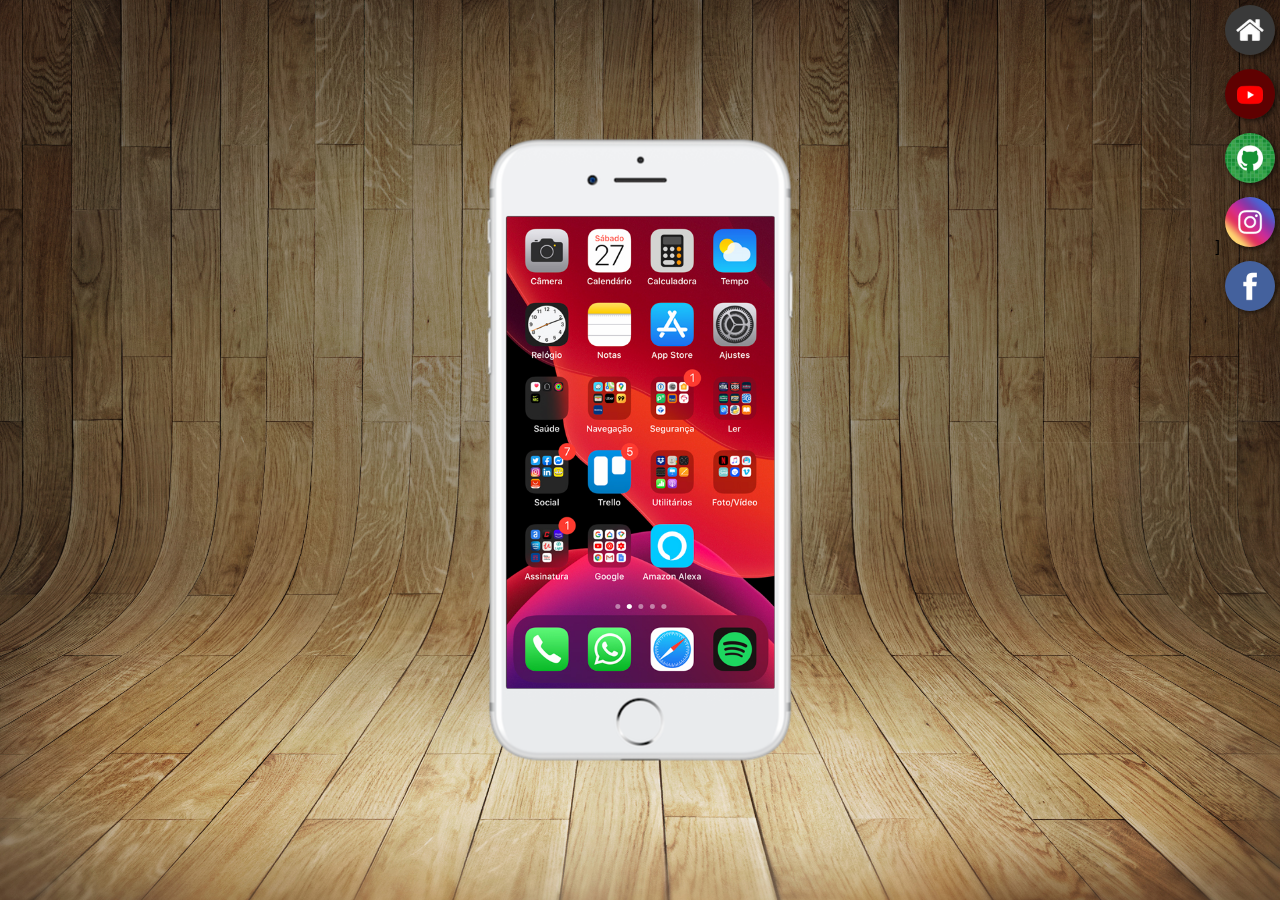
<file: index.html>
<!DOCTYPE html>
<html lang="pt-br">
<head>
    <meta charset="UTF-8">
    <meta name="viewport" content="width=device-width, initial-scale=1.0">
    <title>Projeto redes sociais</title>
    <link rel="shortcut icon" href="favicon.ico" type="image/x-icon">
    <link rel="stylesheet" href="estilos/style.css">
</head>
<body>
    <main>
        <section id="telefone">
            <iframe src="home.html" name="tela" id="tela" frameborder="0">
                <p>Seu navegadpor não é compativel</p>
            </iframe>
        </section>
        <section id="sociais">
            <a href="home.html" target="tela"><img src="imagens/logo-home.jpg" alt="Home"></a><br>
            <a href="youtube.html" target="tela"><img src="imagens/logo-youtube.jpg" alt="Youtube"></a><br>
            <a href="github.html" target="tela"><img src="imagens/logo-github.jpg" alt="Github"></a><br>
            ]<a href="instagram.html" target="tela"><img src="imagens/logo-instagram.jpg" alt="Instagram"></a><br>
            <a href="facebook.html" target="tela"><img src="imagens/logo-facebook.jpg" alt="Facebook"></a>
        </section>
    </main>
</body>
</html>
</file>
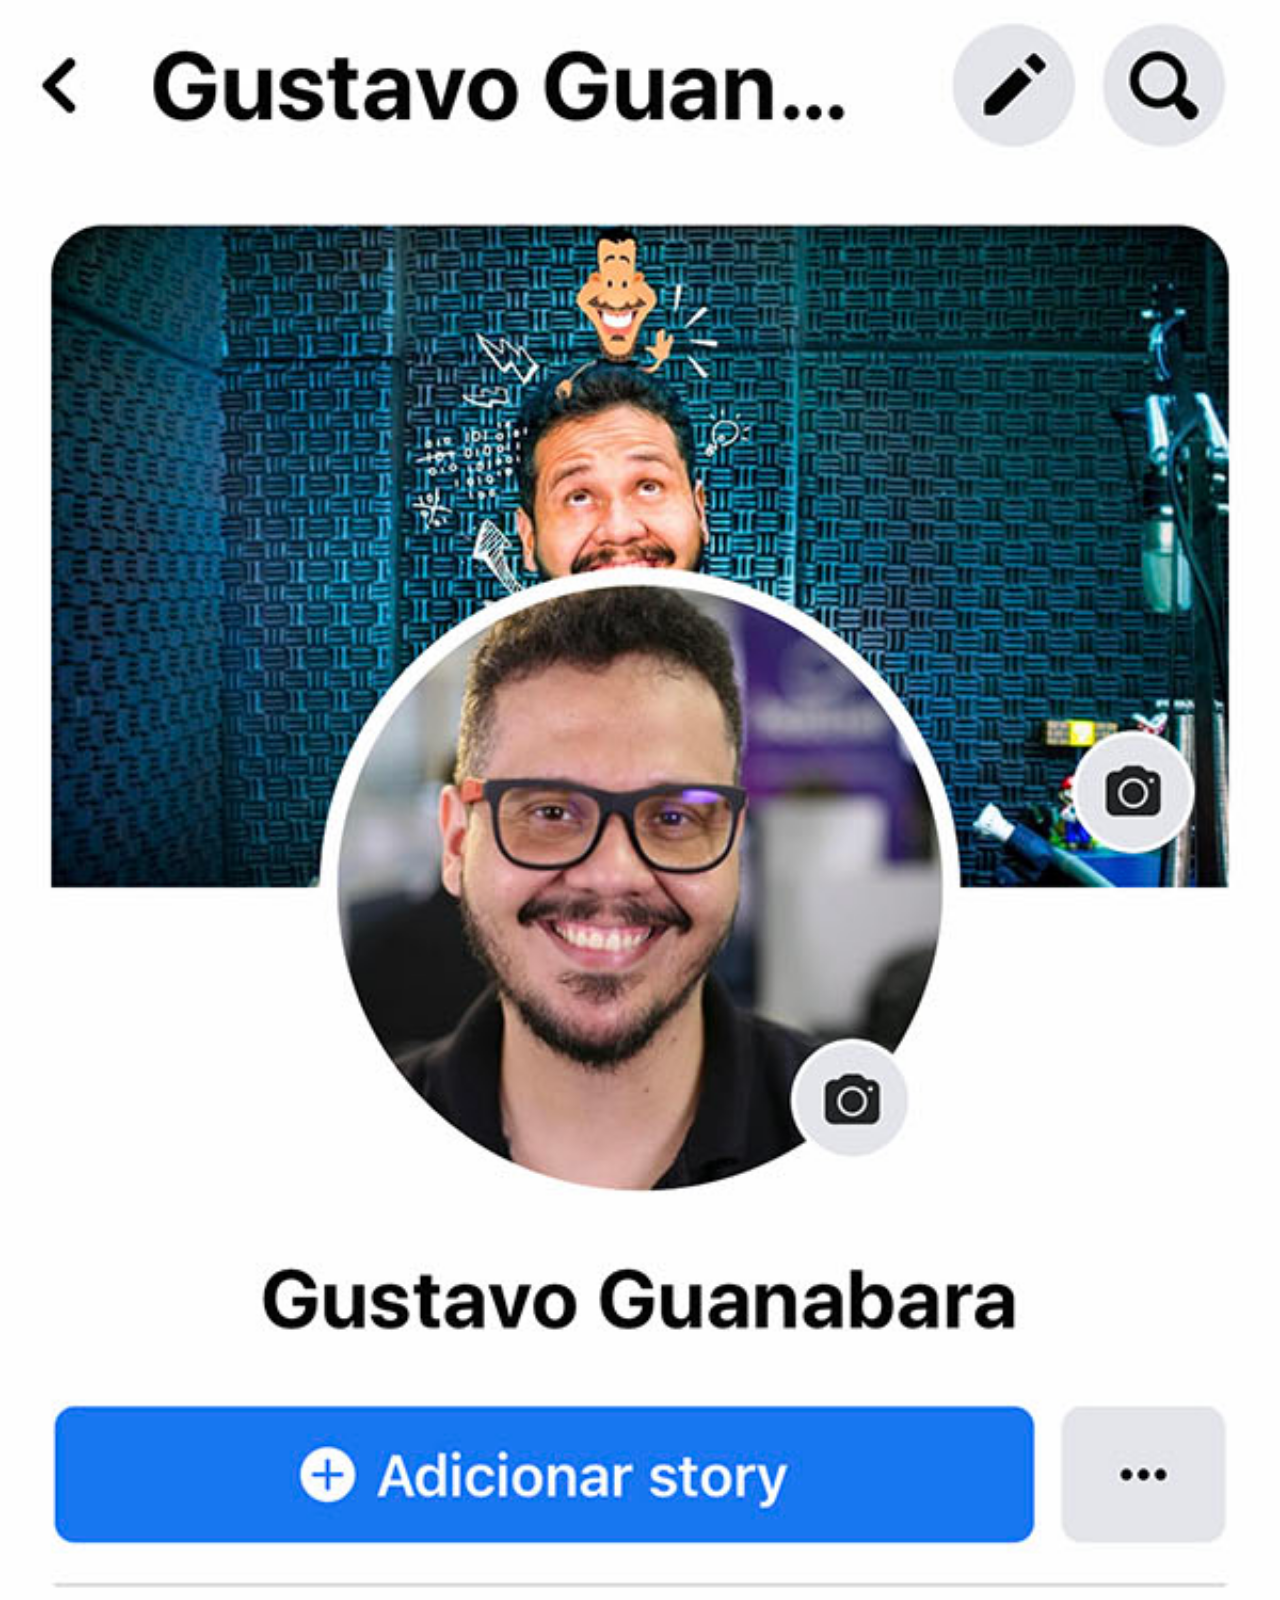
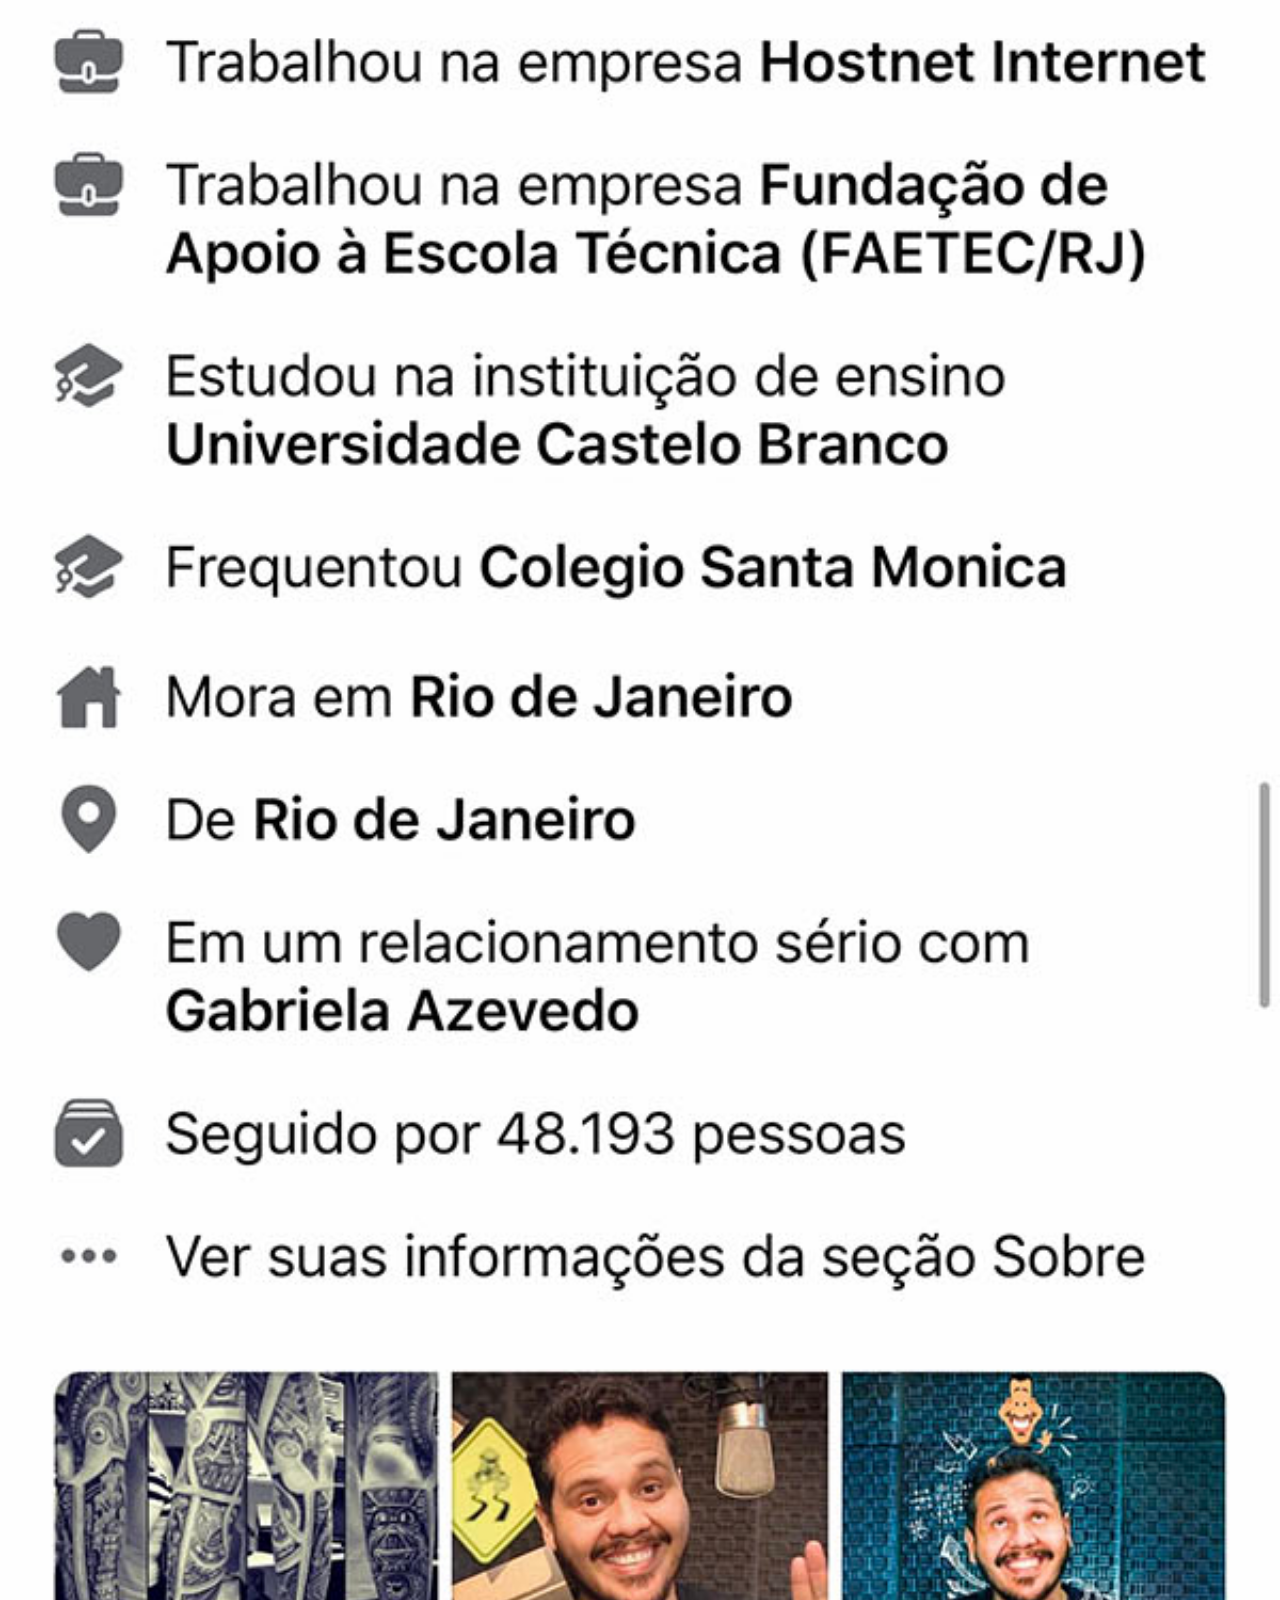
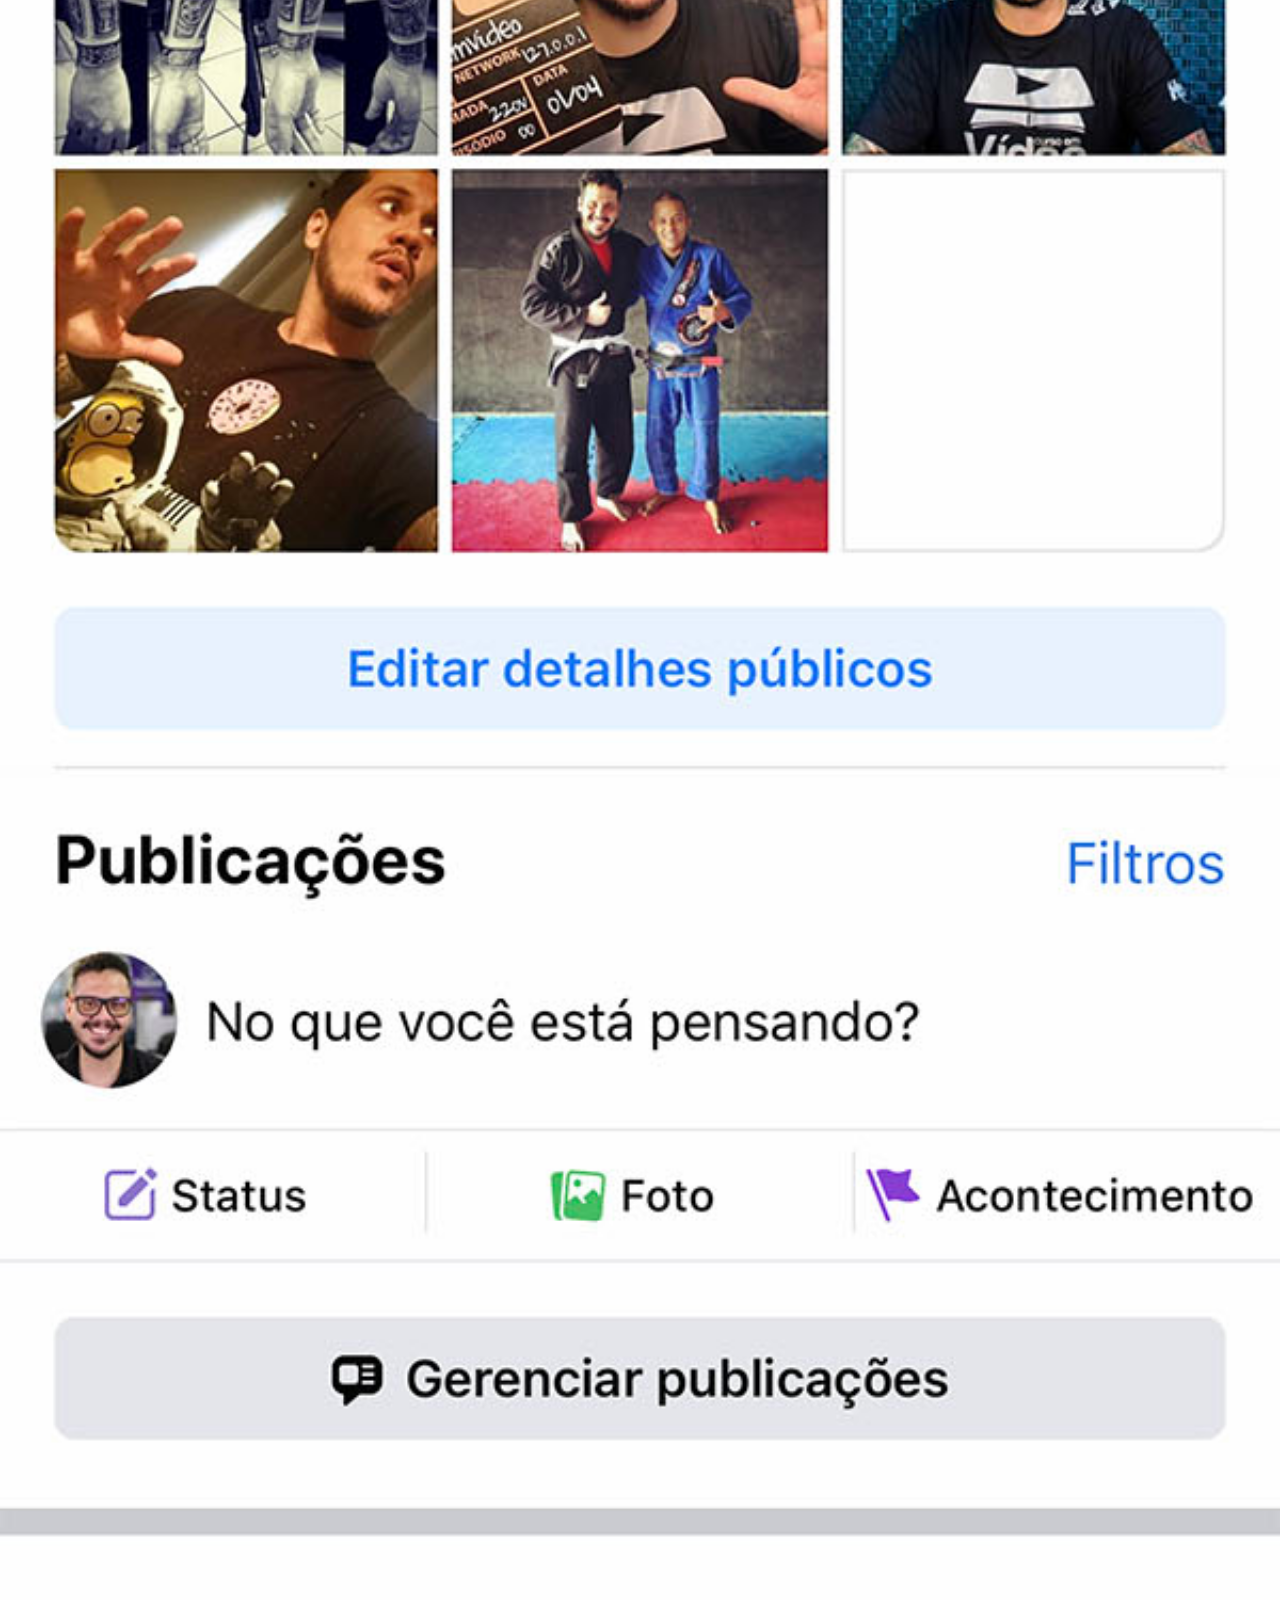
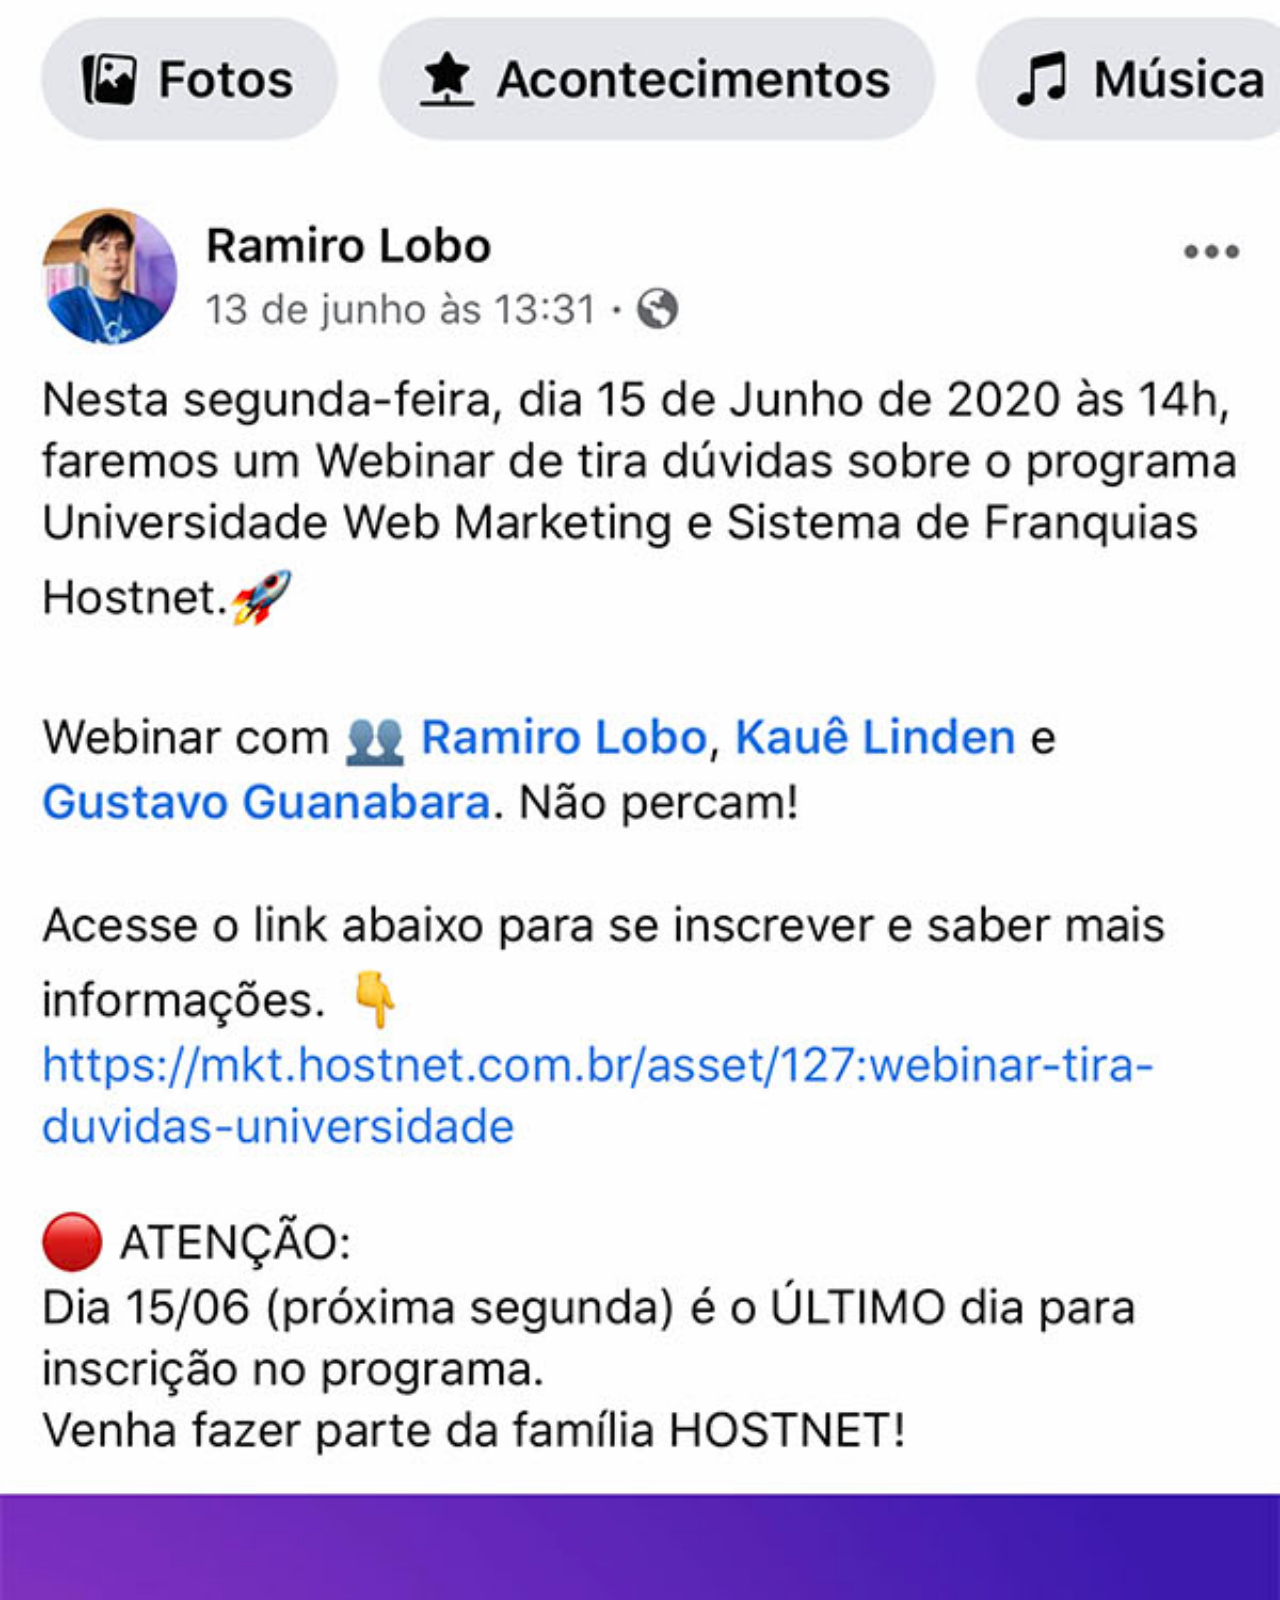
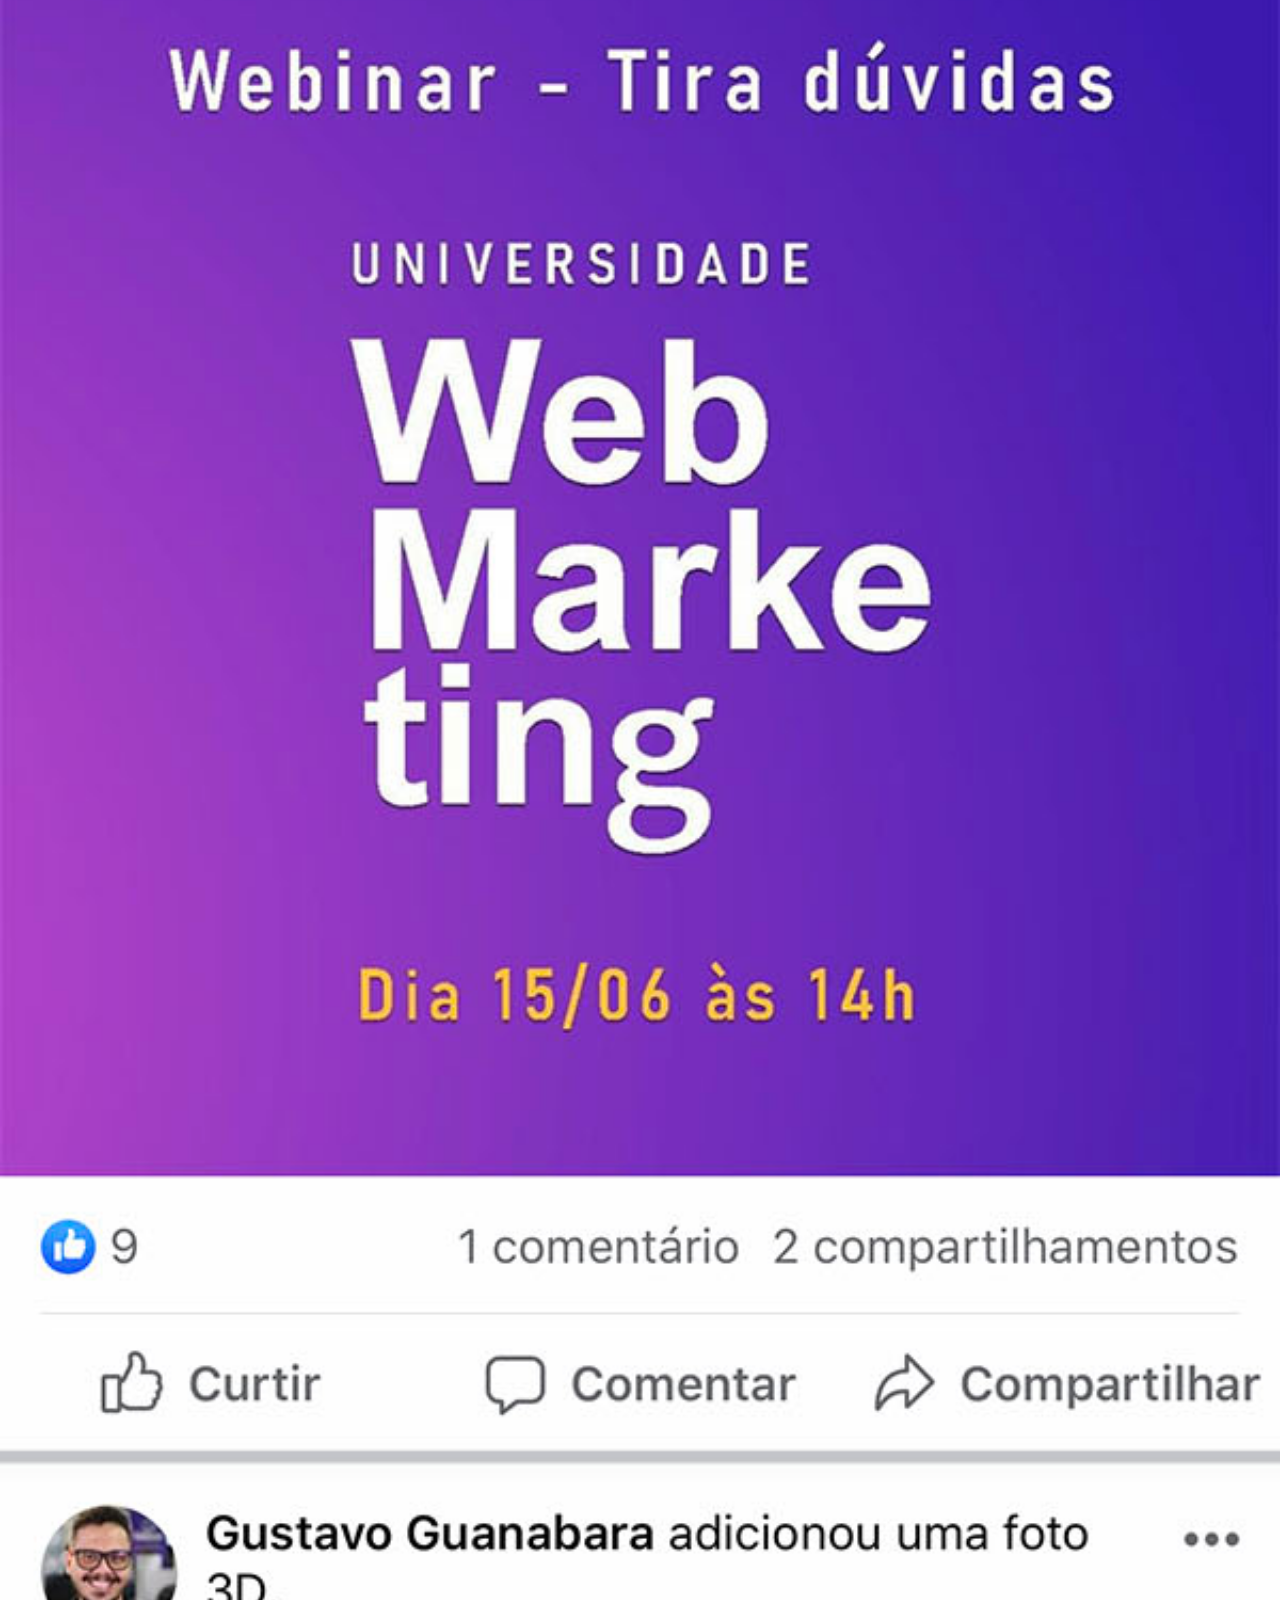
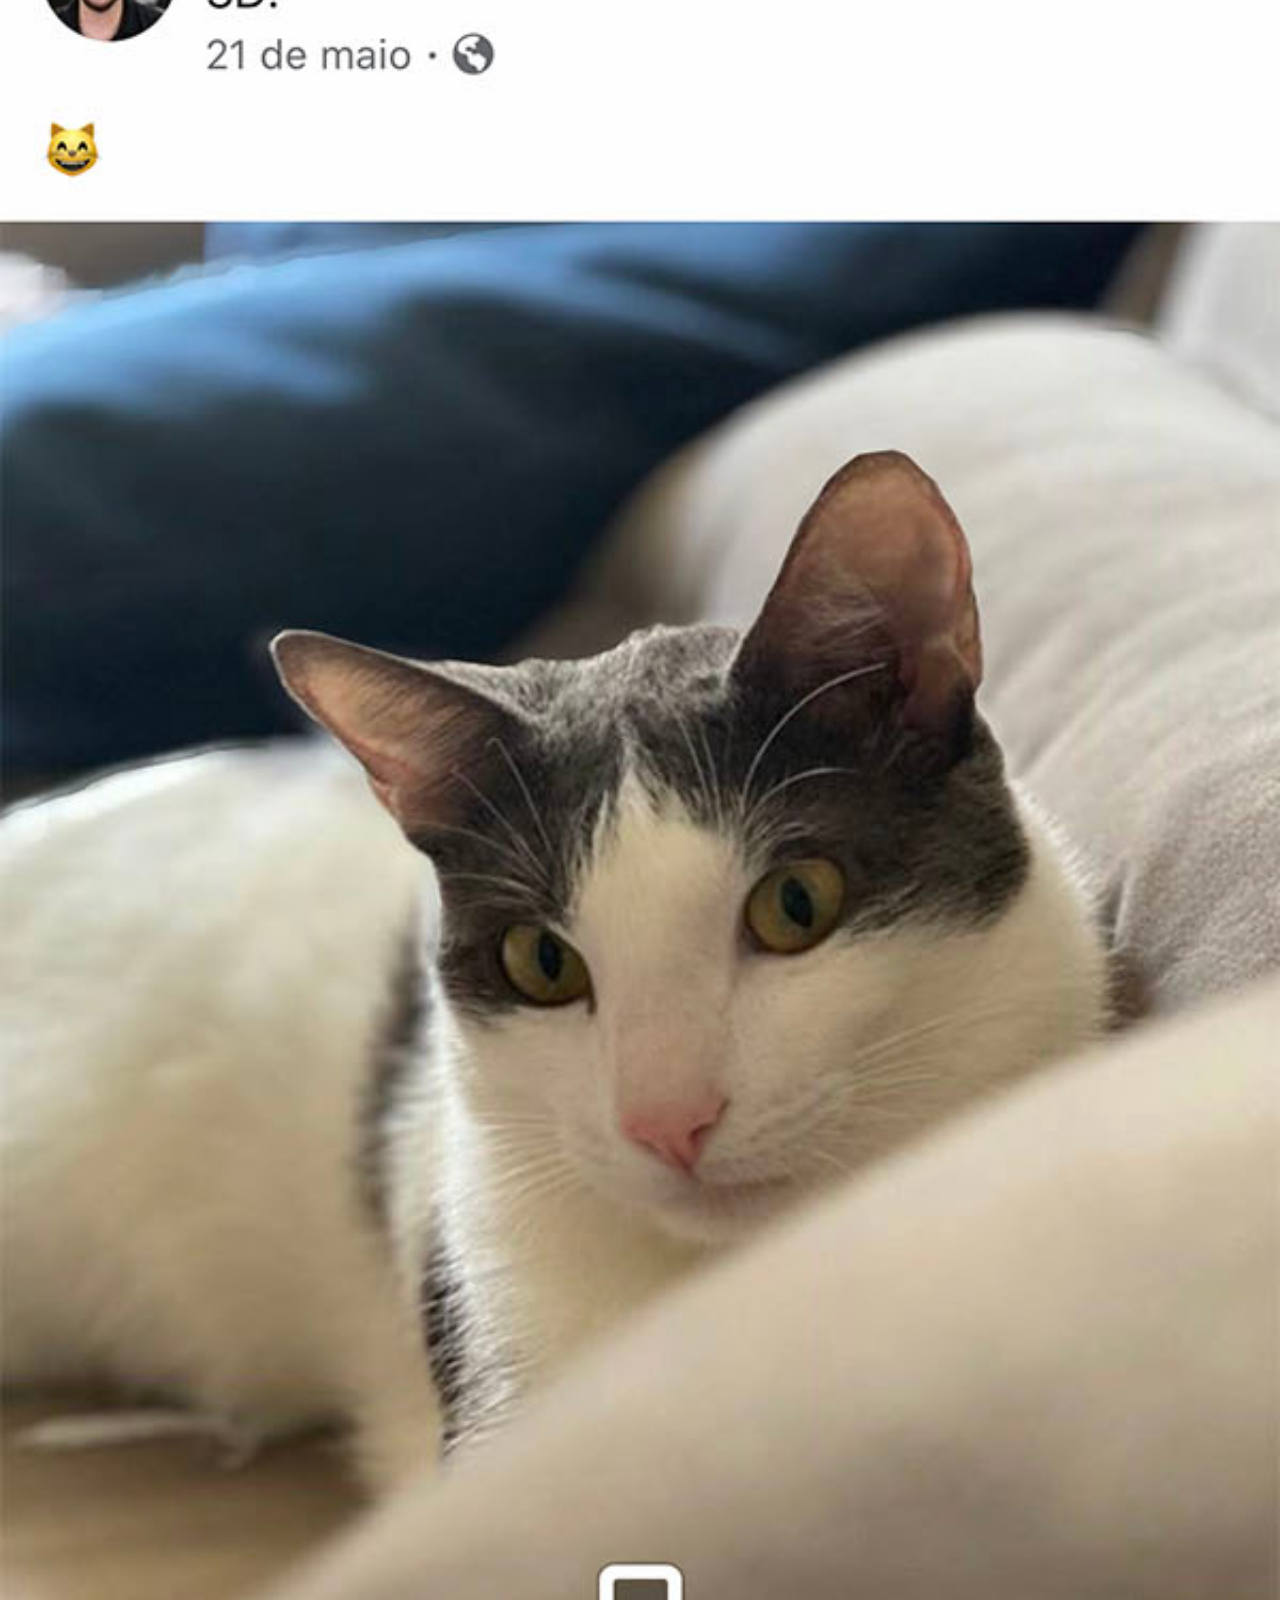
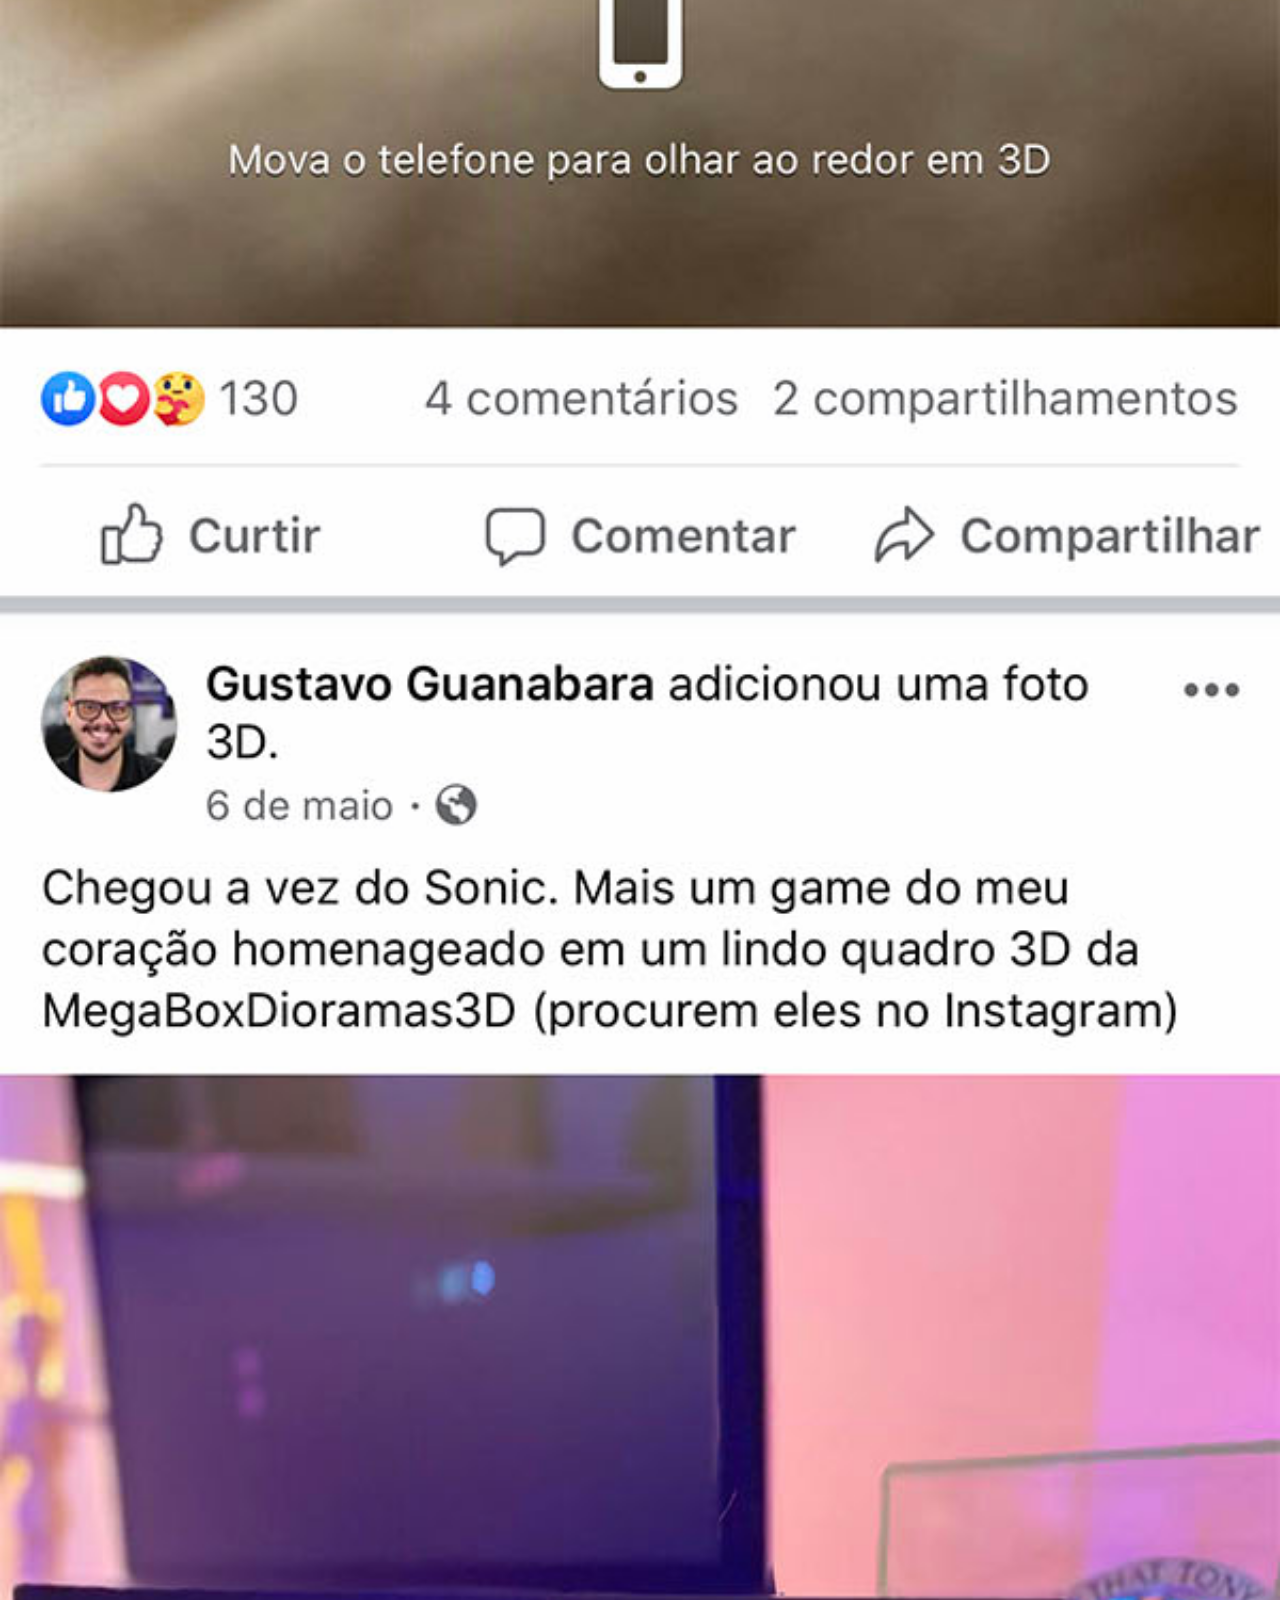
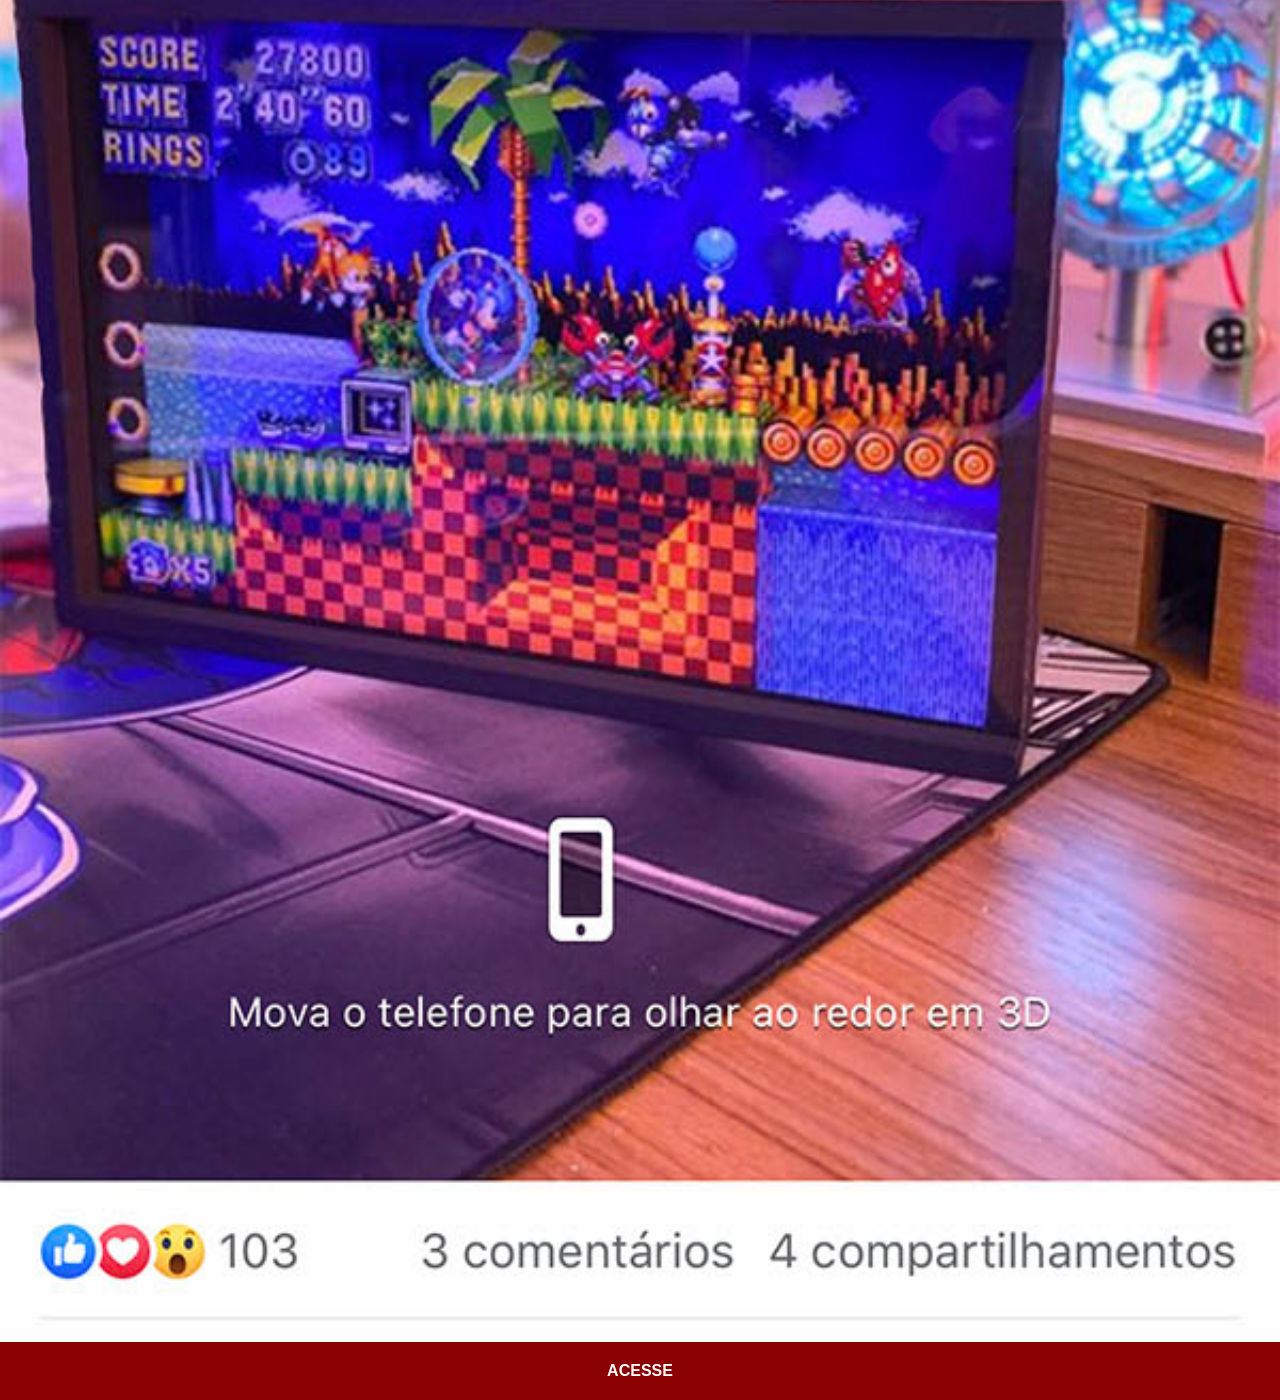
<file: facebook.html>
<!DOCTYPE html>
<html lang="pt-br">
<head>
    <meta charset="UTF-8">
    <meta name="viewport" content="width=device-width, initial-scale=1.0">
    <title>Youtube</title>
    <link rel="stylesheet" href="estilos/social.css">
</head>
<body>
    <img src="imagens/tela-facebook.jpg" alt="Facebook">
    <a href="https://www.facebook.com/gustavoguanabara/?locale=pt_BR" target="_blank">ACESSE</a>
</body>
</html>
</file>
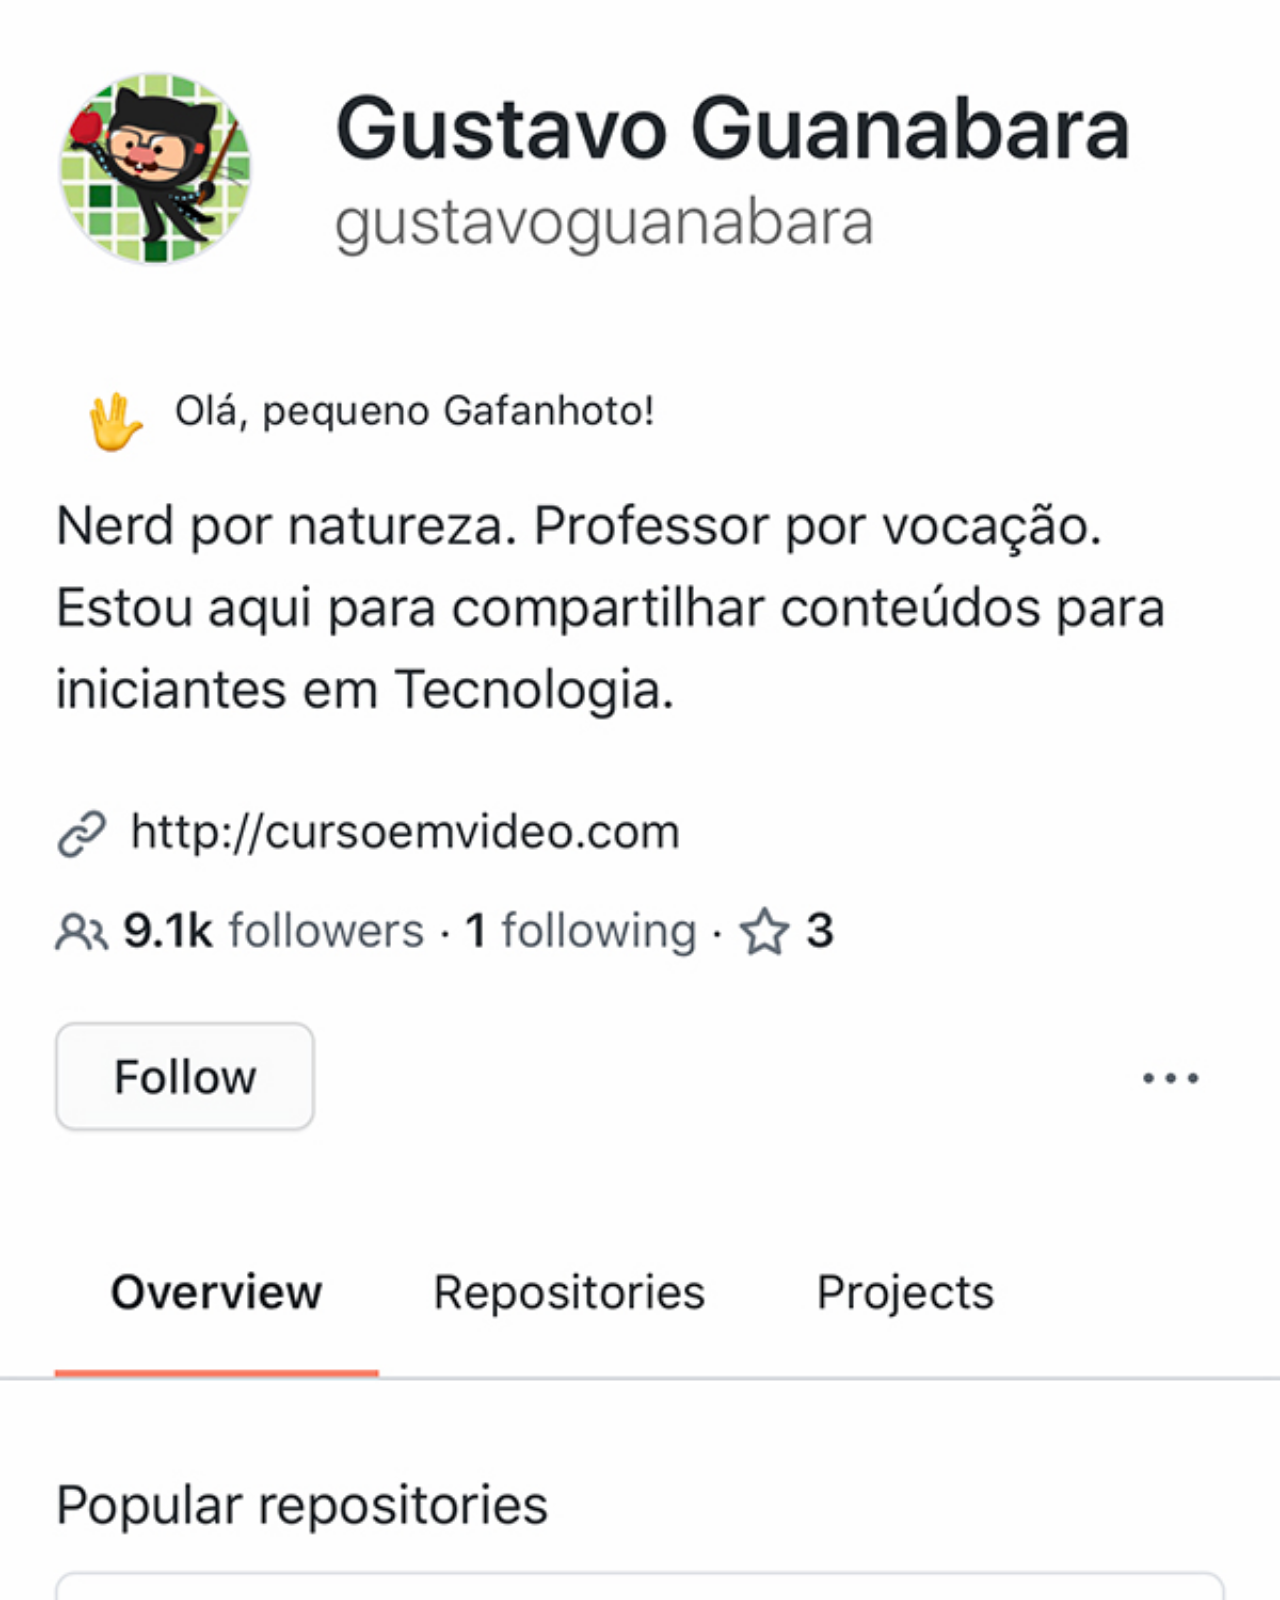
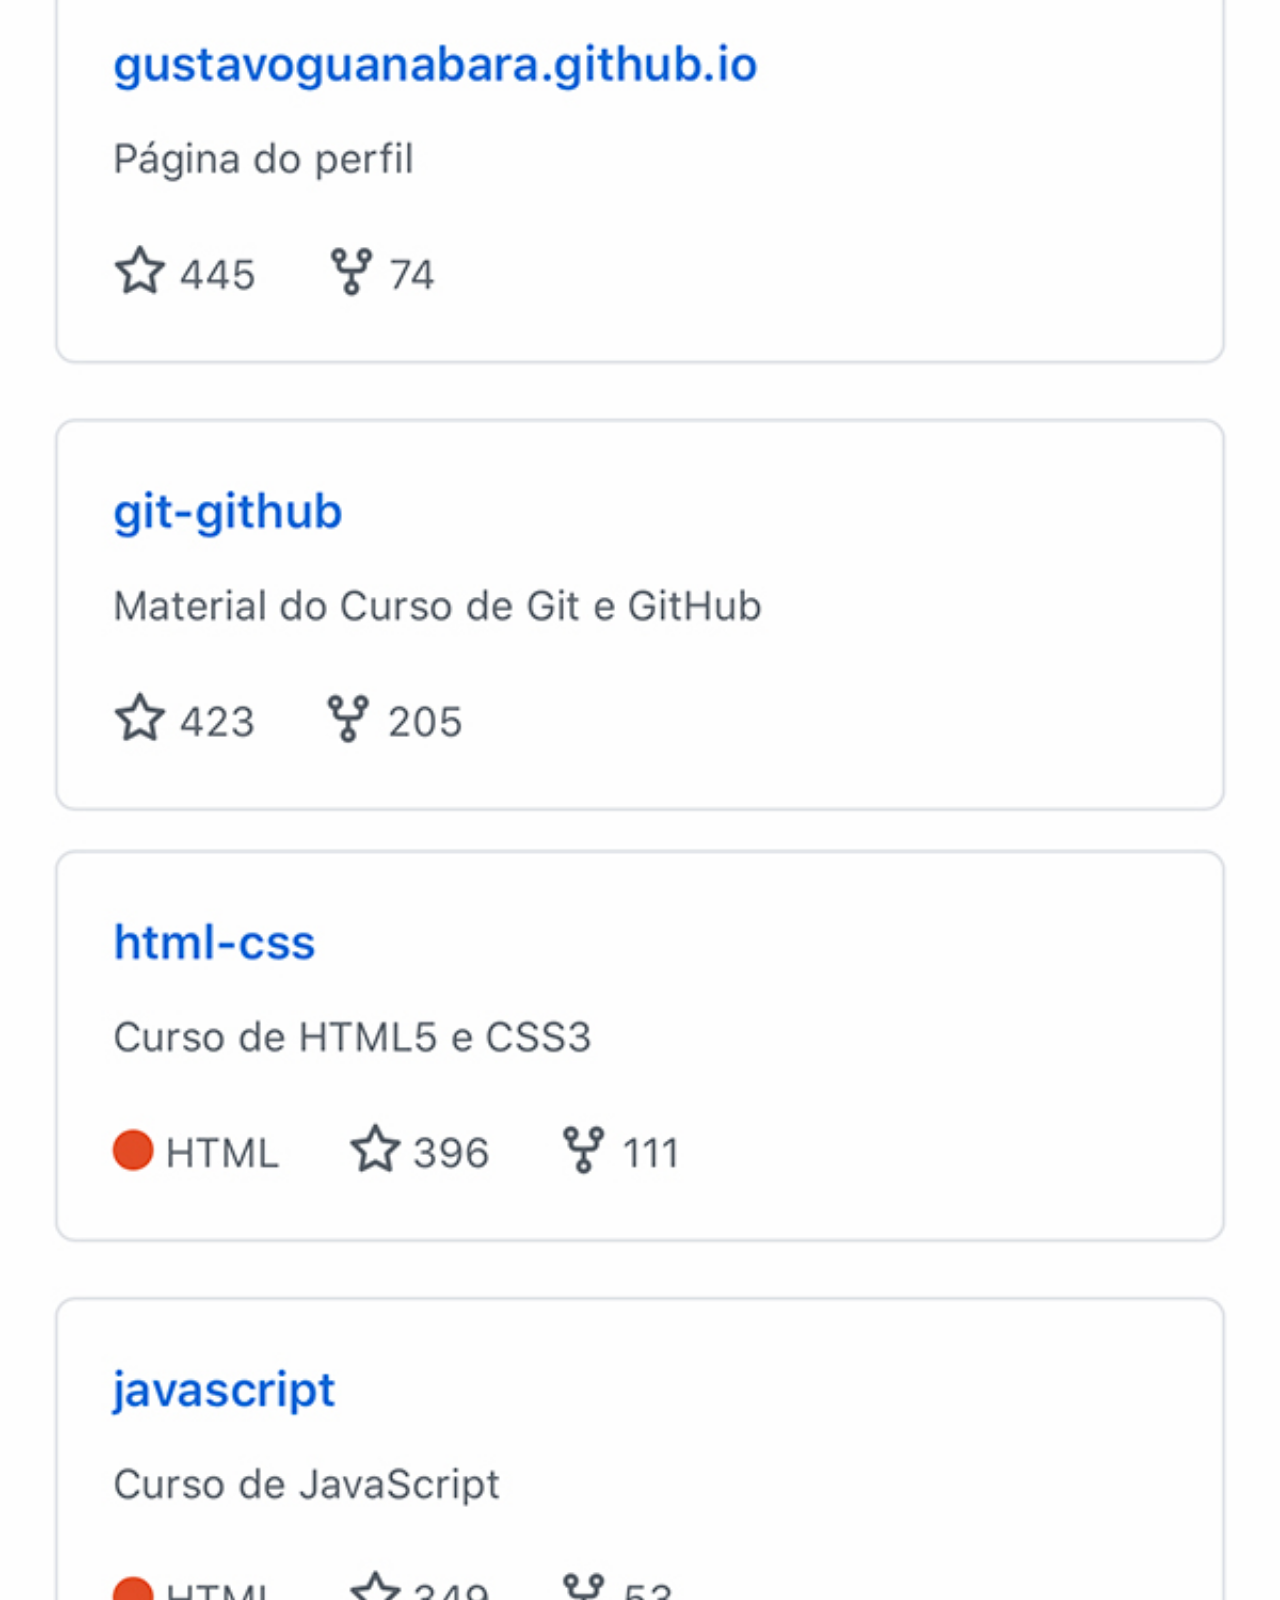
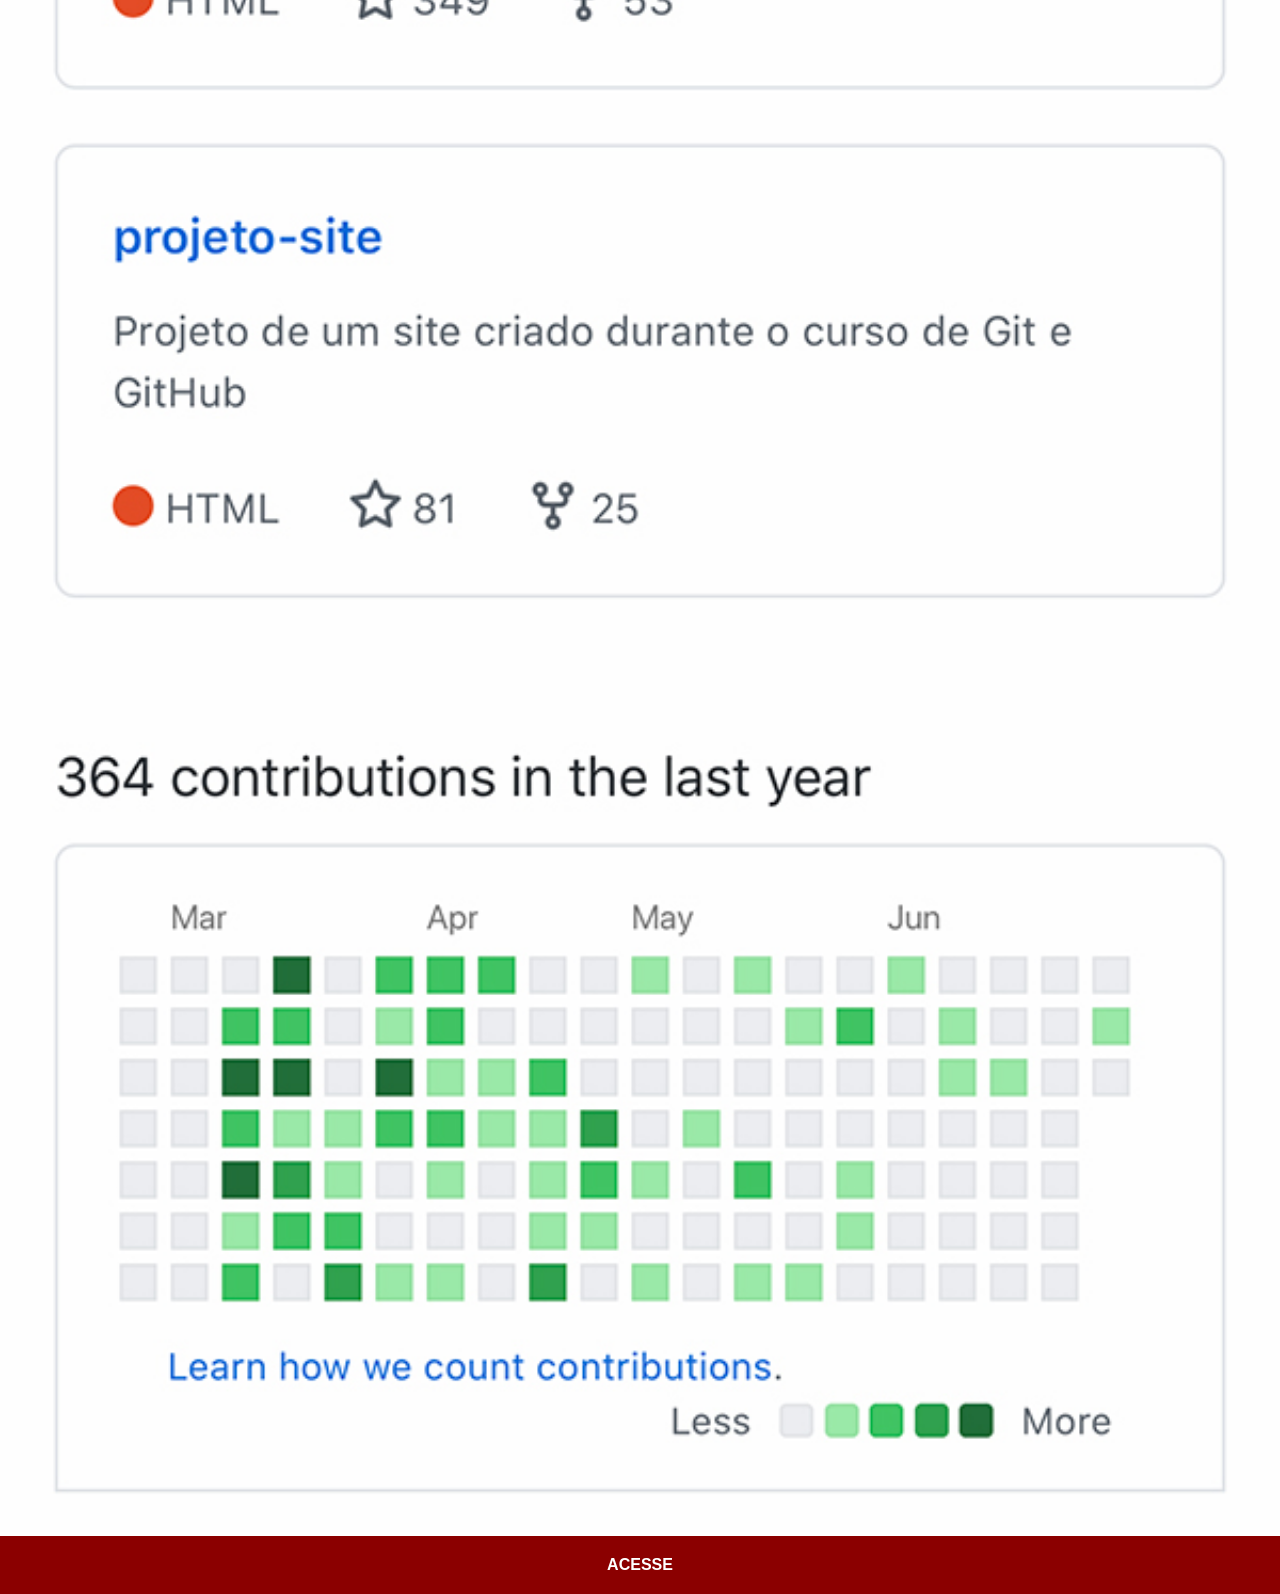
<file: github.html>
<!DOCTYPE html>
<html lang="pt-br">
<head>
    <meta charset="UTF-8">
    <meta name="viewport" content="width=device-width, initial-scale=1.0">
    <title>Youtube</title>
    <link rel="stylesheet" href="estilos/social.css">
</head>
<body>
    <img src="imagens/tela-github.jpg" alt="Youtube">
    <a href="https://github.com/gustavoguanabara/" target="_blank">ACESSE</a>
</body>
</html>
</file>
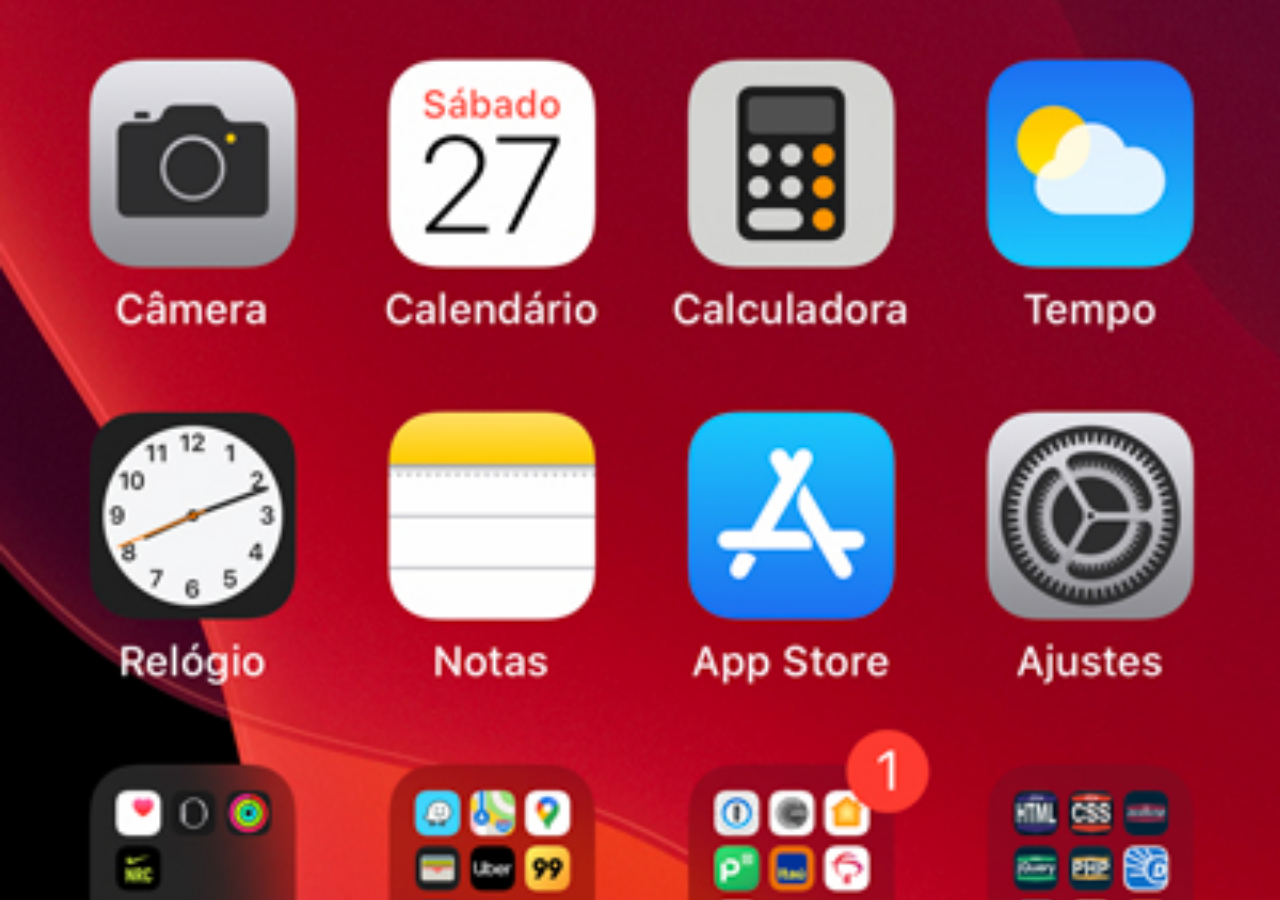
<file: home.html>
<!DOCTYPE html>
<html lang="pt-br">
<head>
    <meta charset="UTF-8">
    <meta name="viewport" content="width=device-width, initial-scale=1.0">
    <title>Home</title>
    <style>
        *{
            margin: 0px;
            padding: 0px;
        }
        body{
            height: 100vh;
            width: 100vw;
            background: black url(imagens/tela-home.jpg) no-repeat top center;
            background-size: cover;
        }
    </style>
</head>
<body>
    
</body>
</html>
</file>
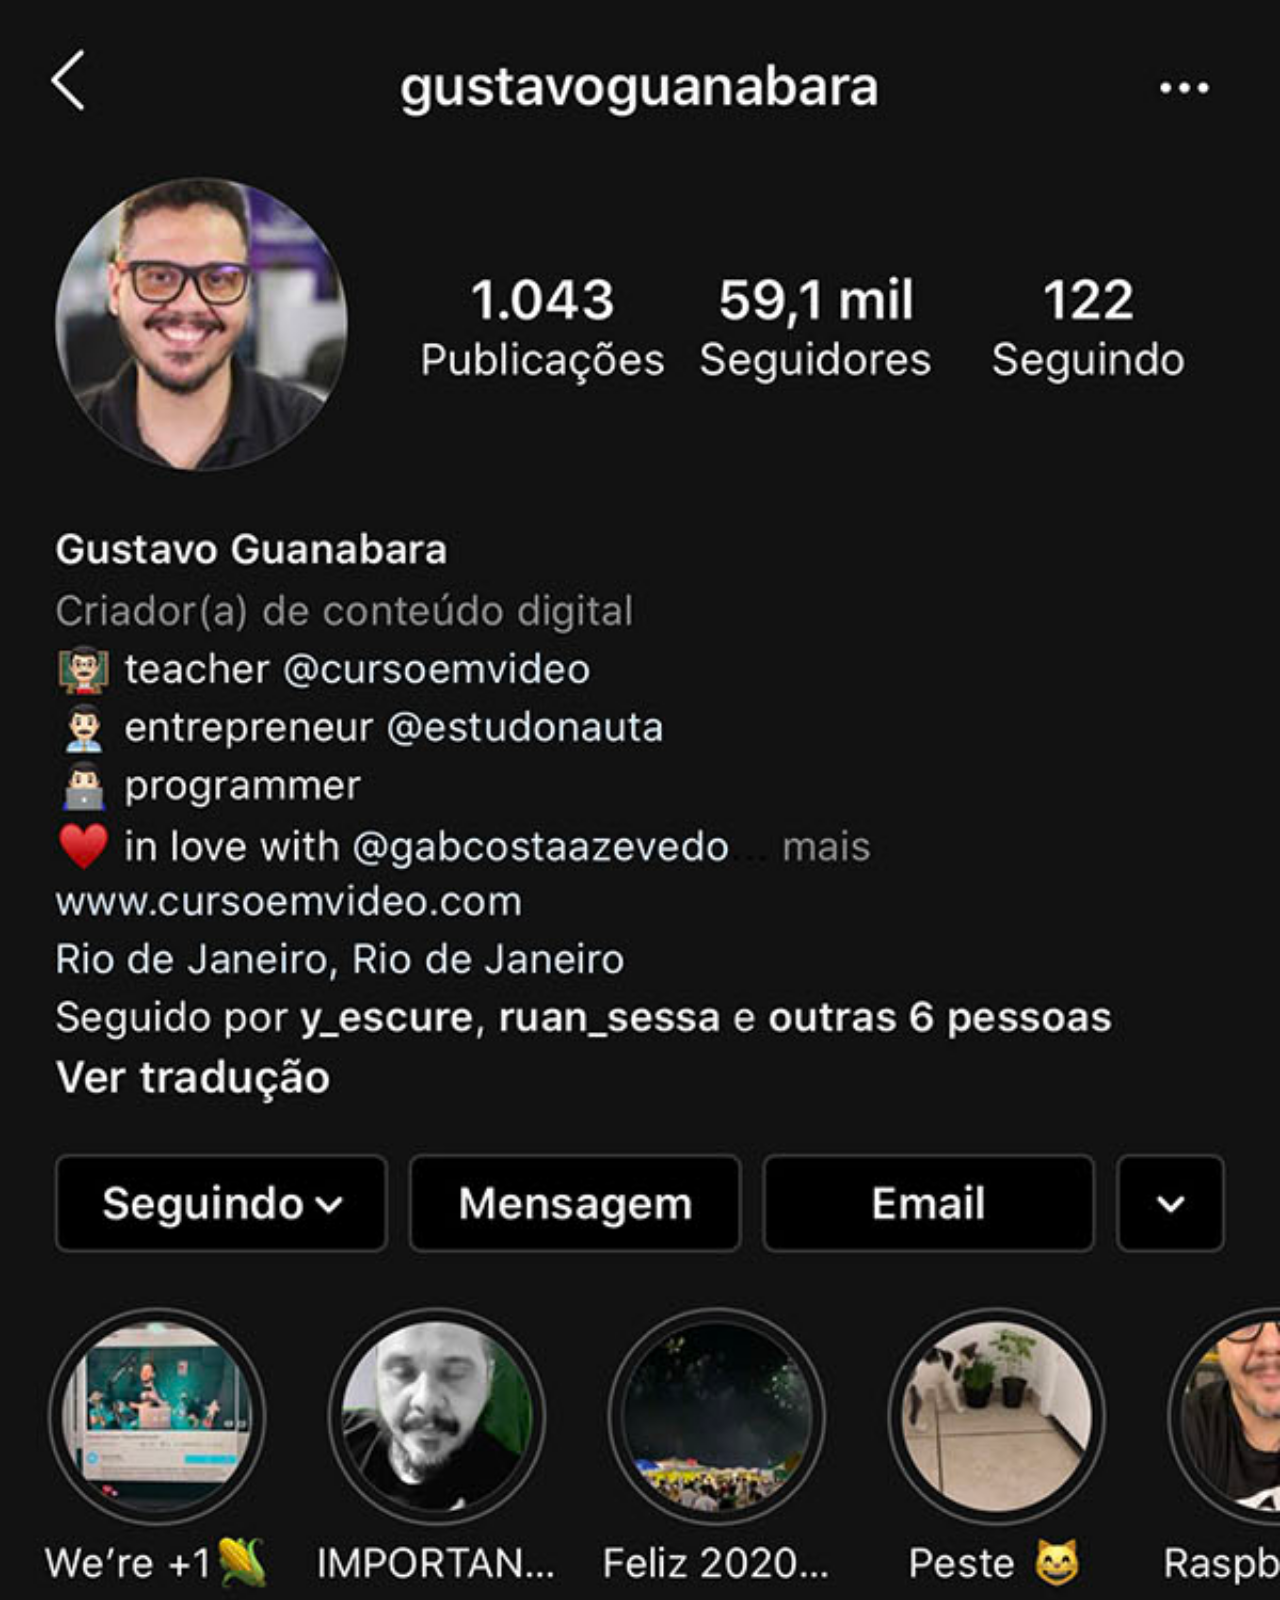
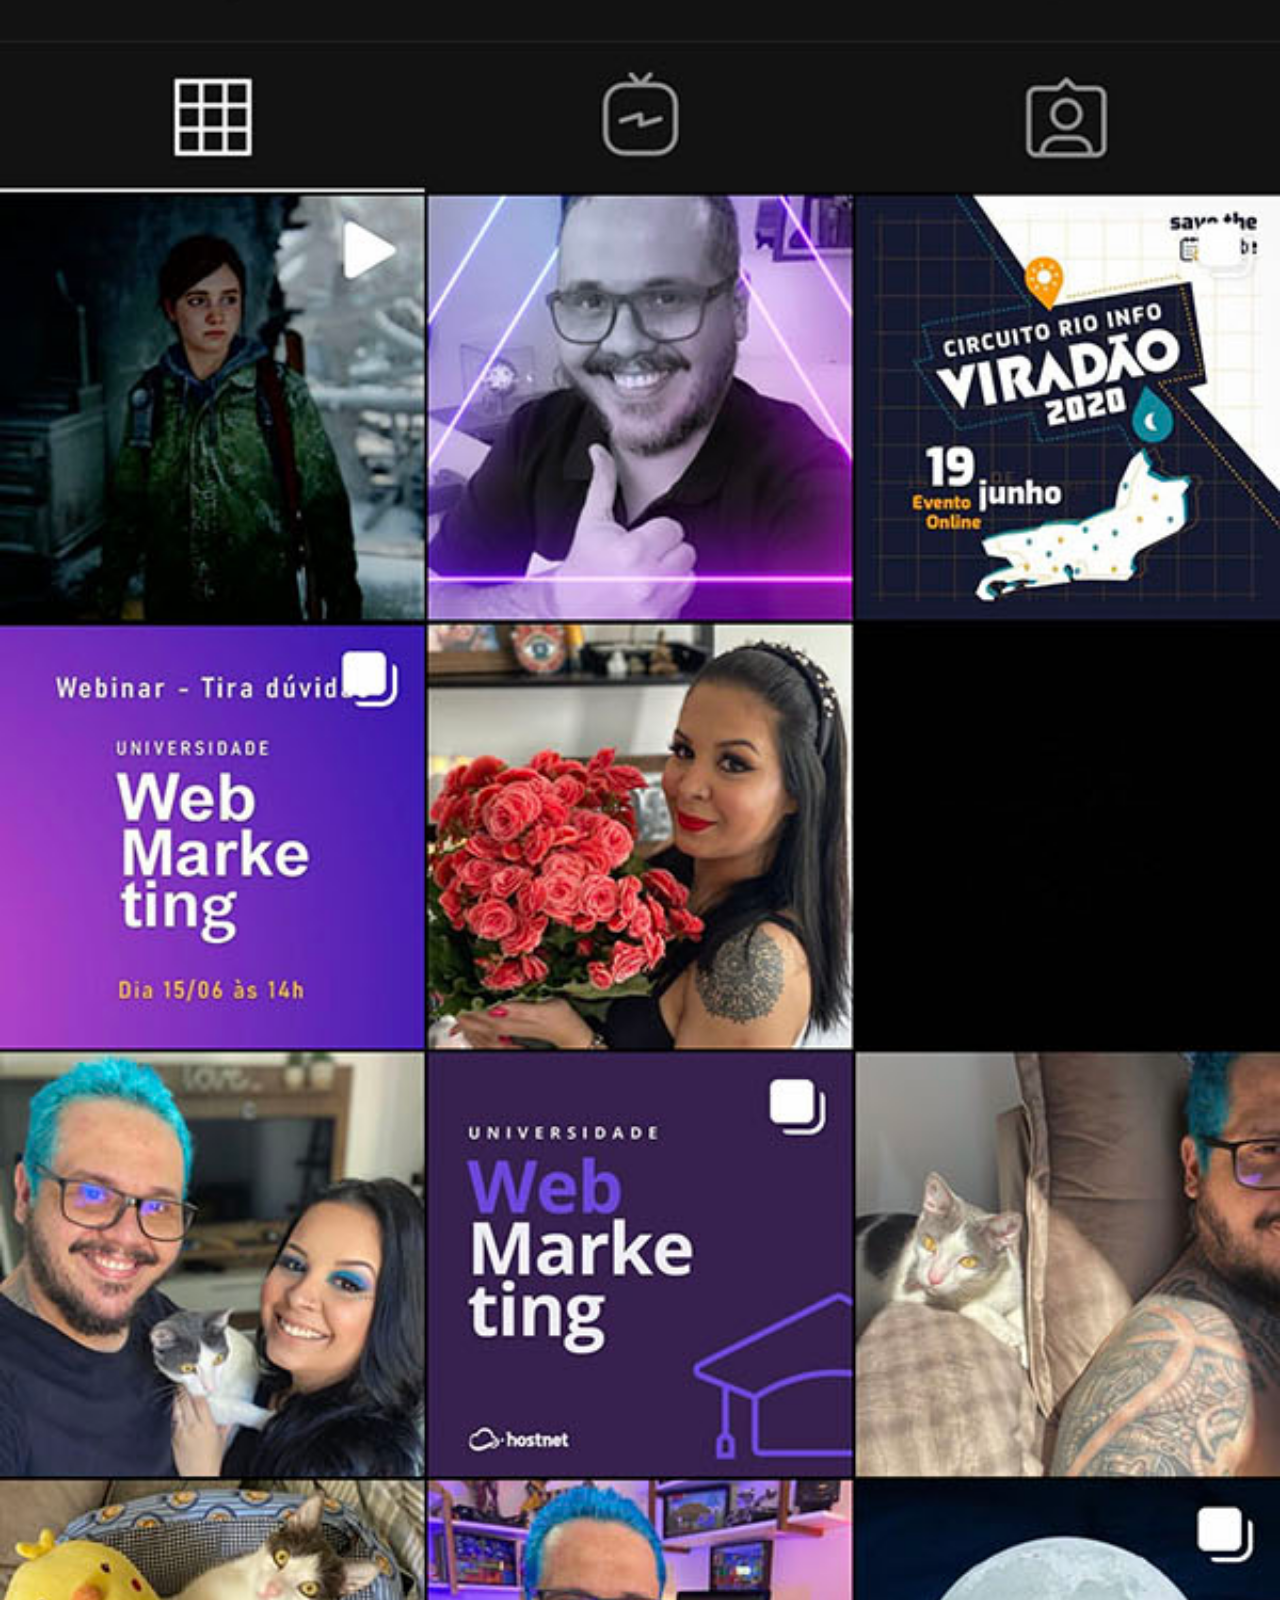
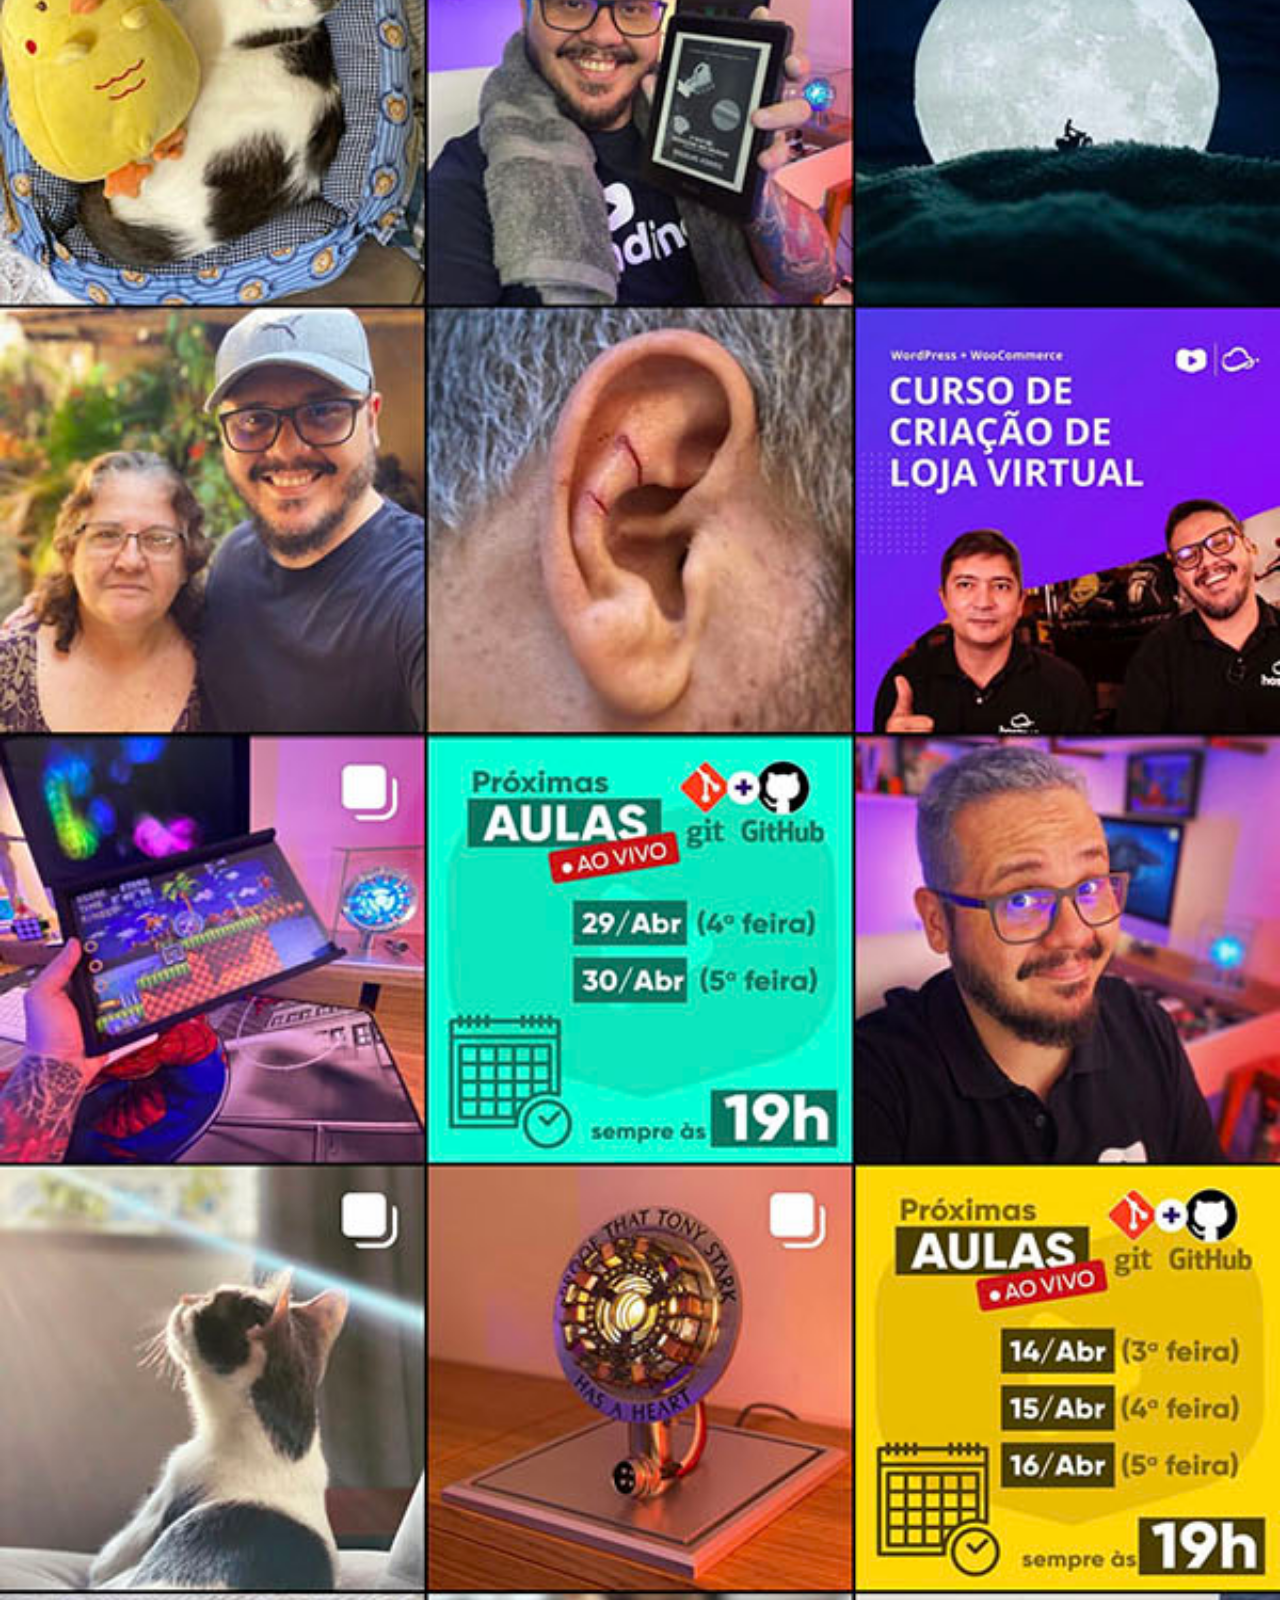
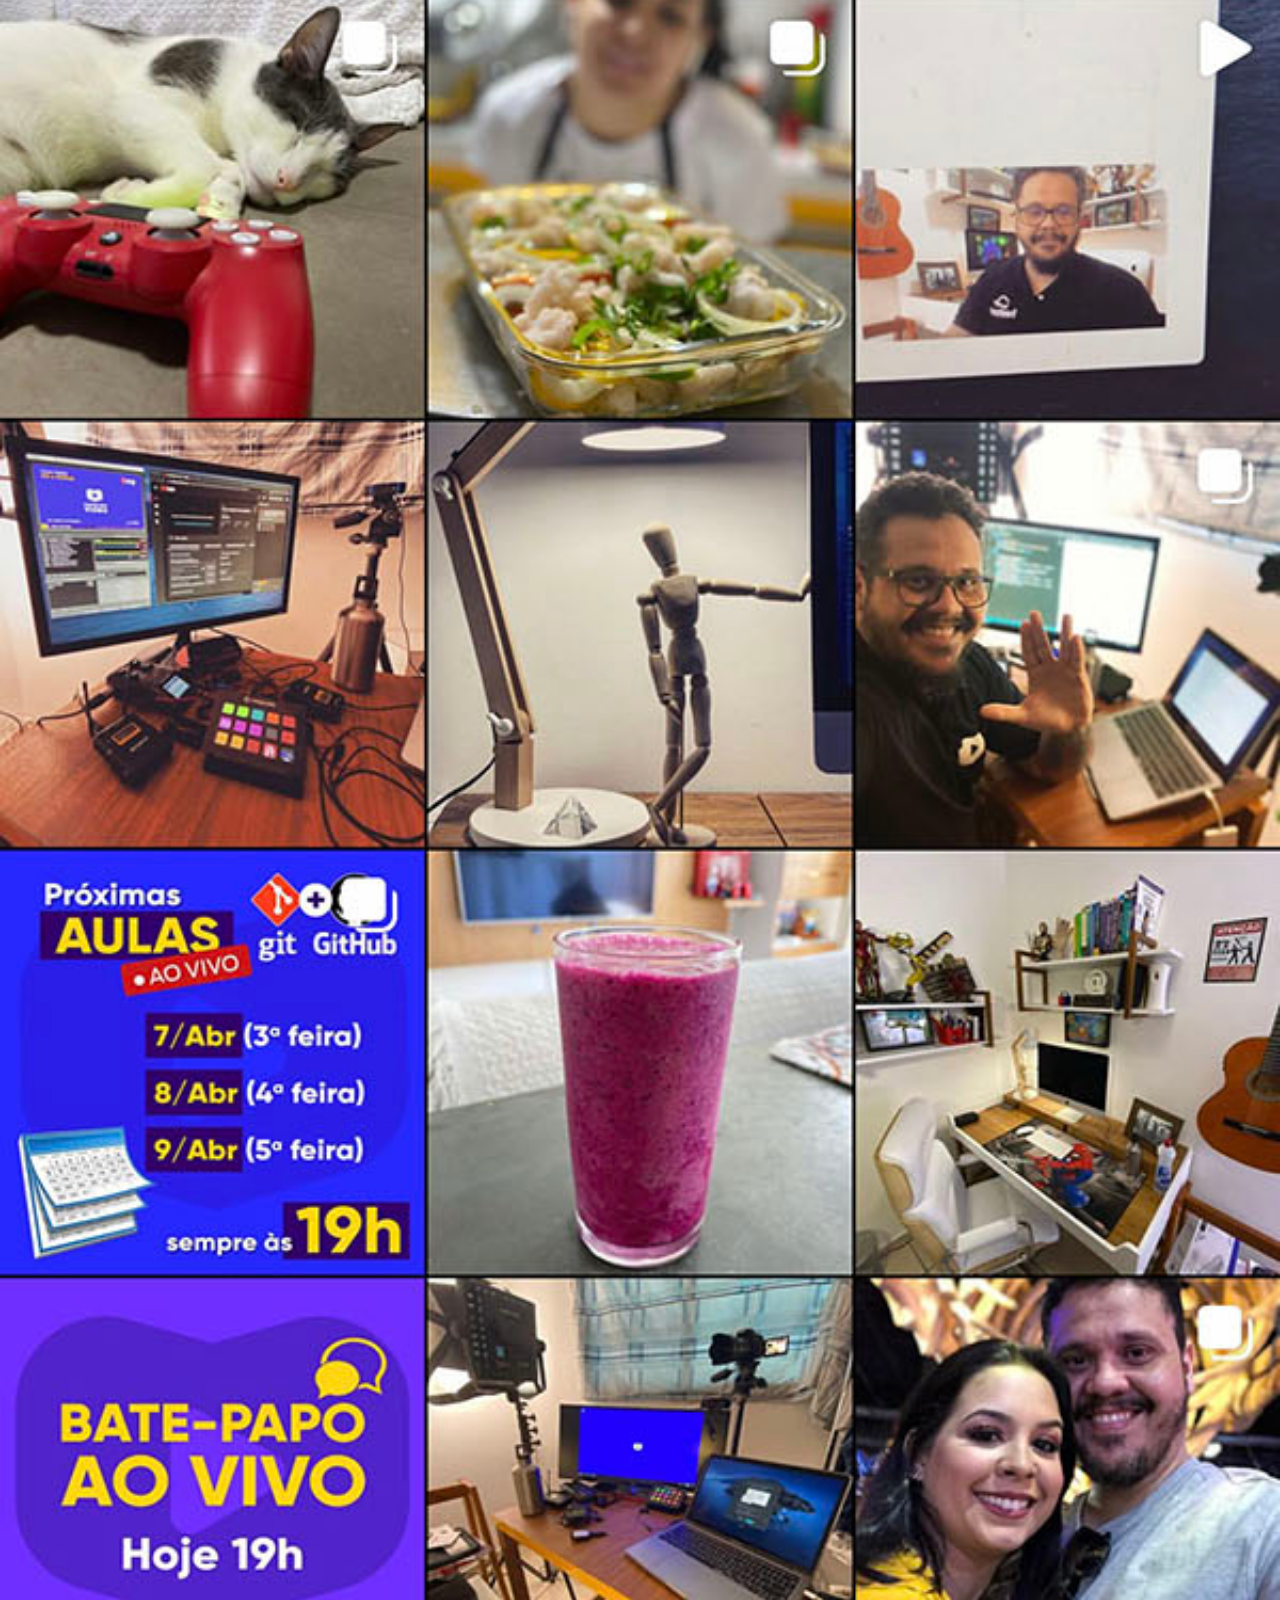
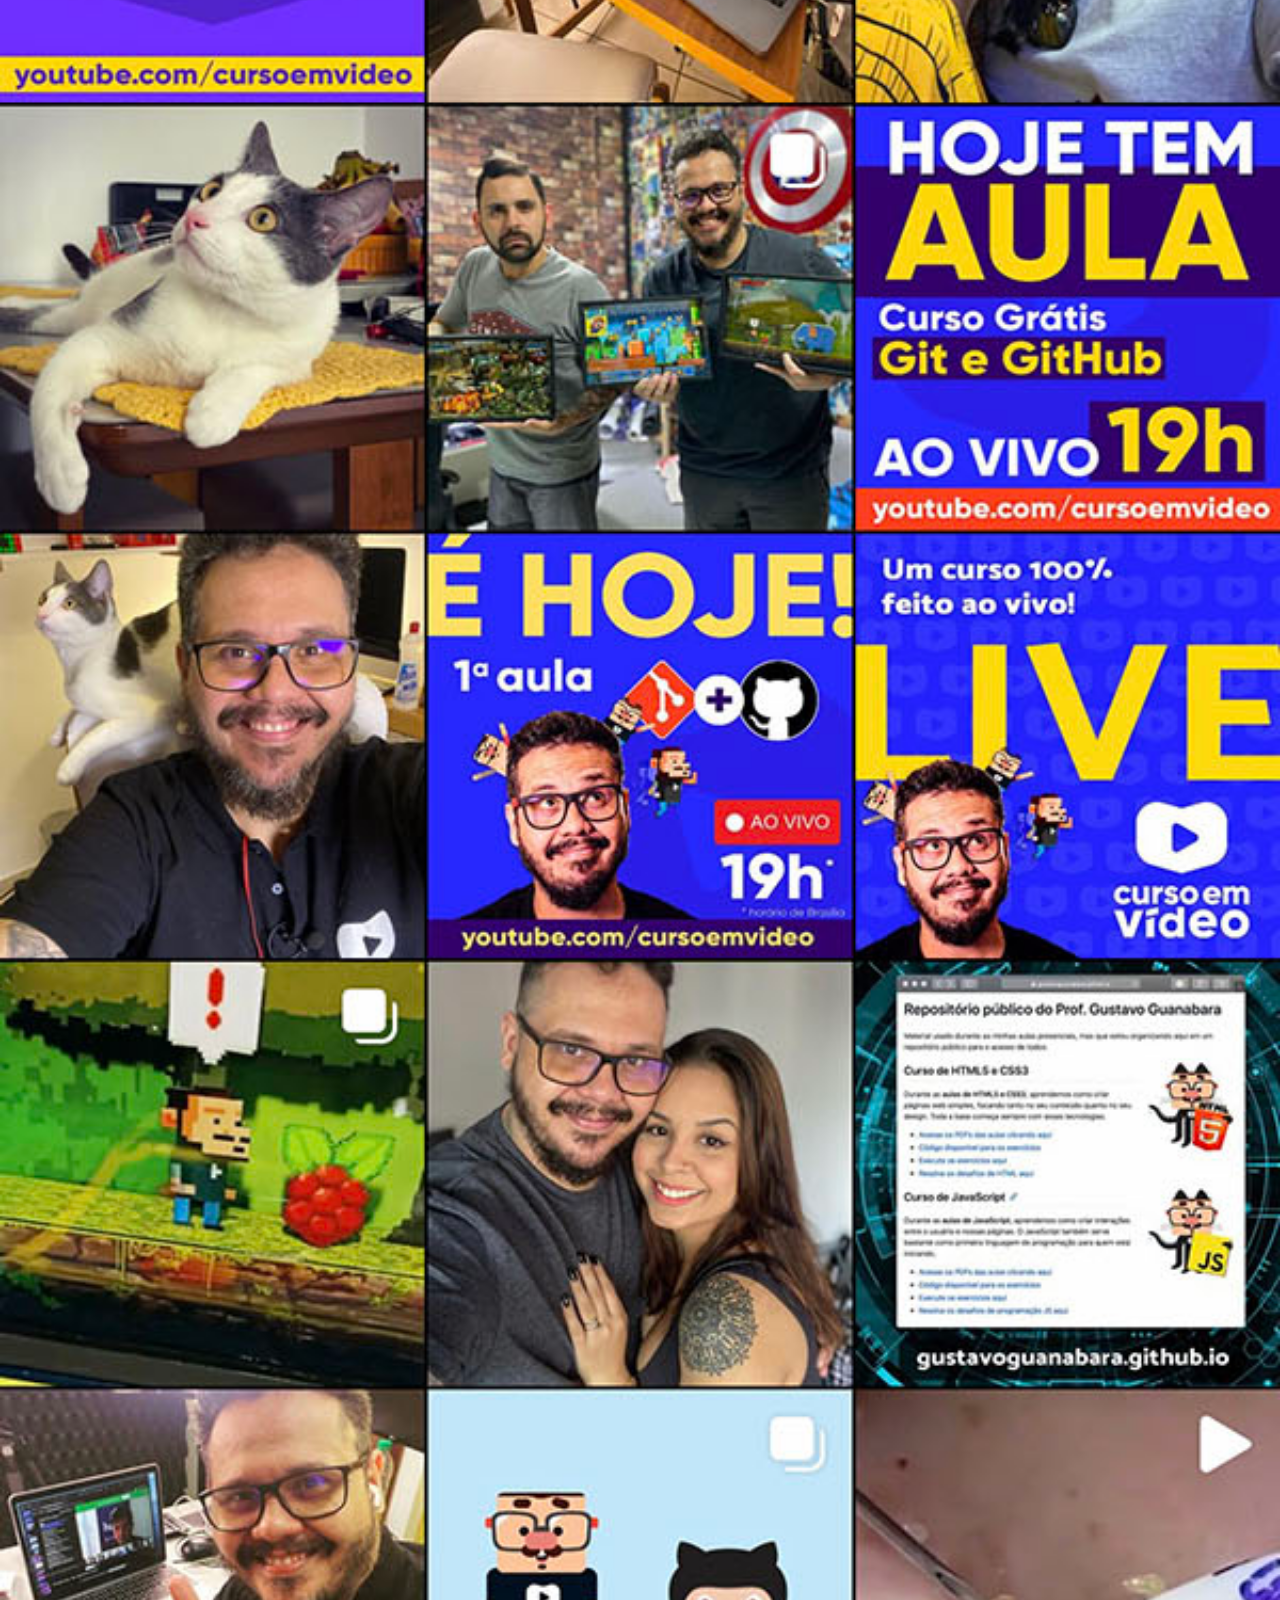
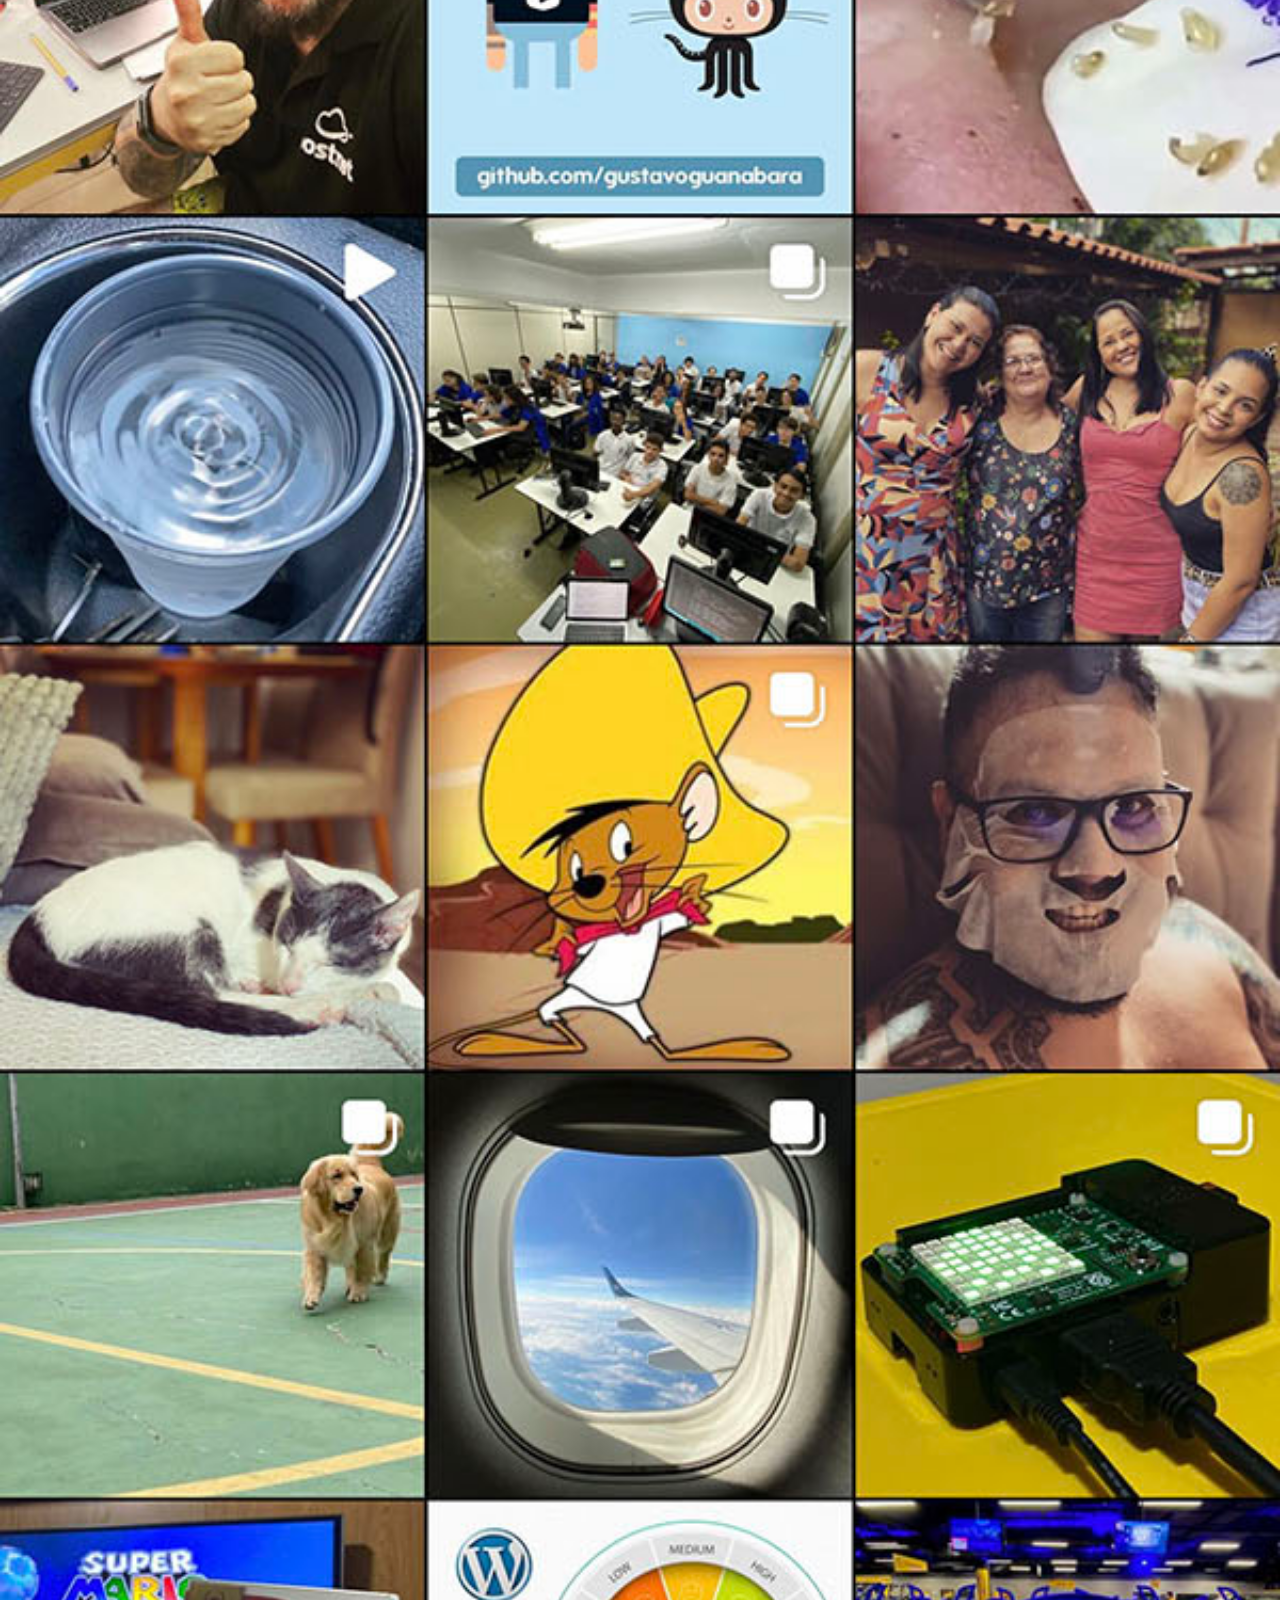
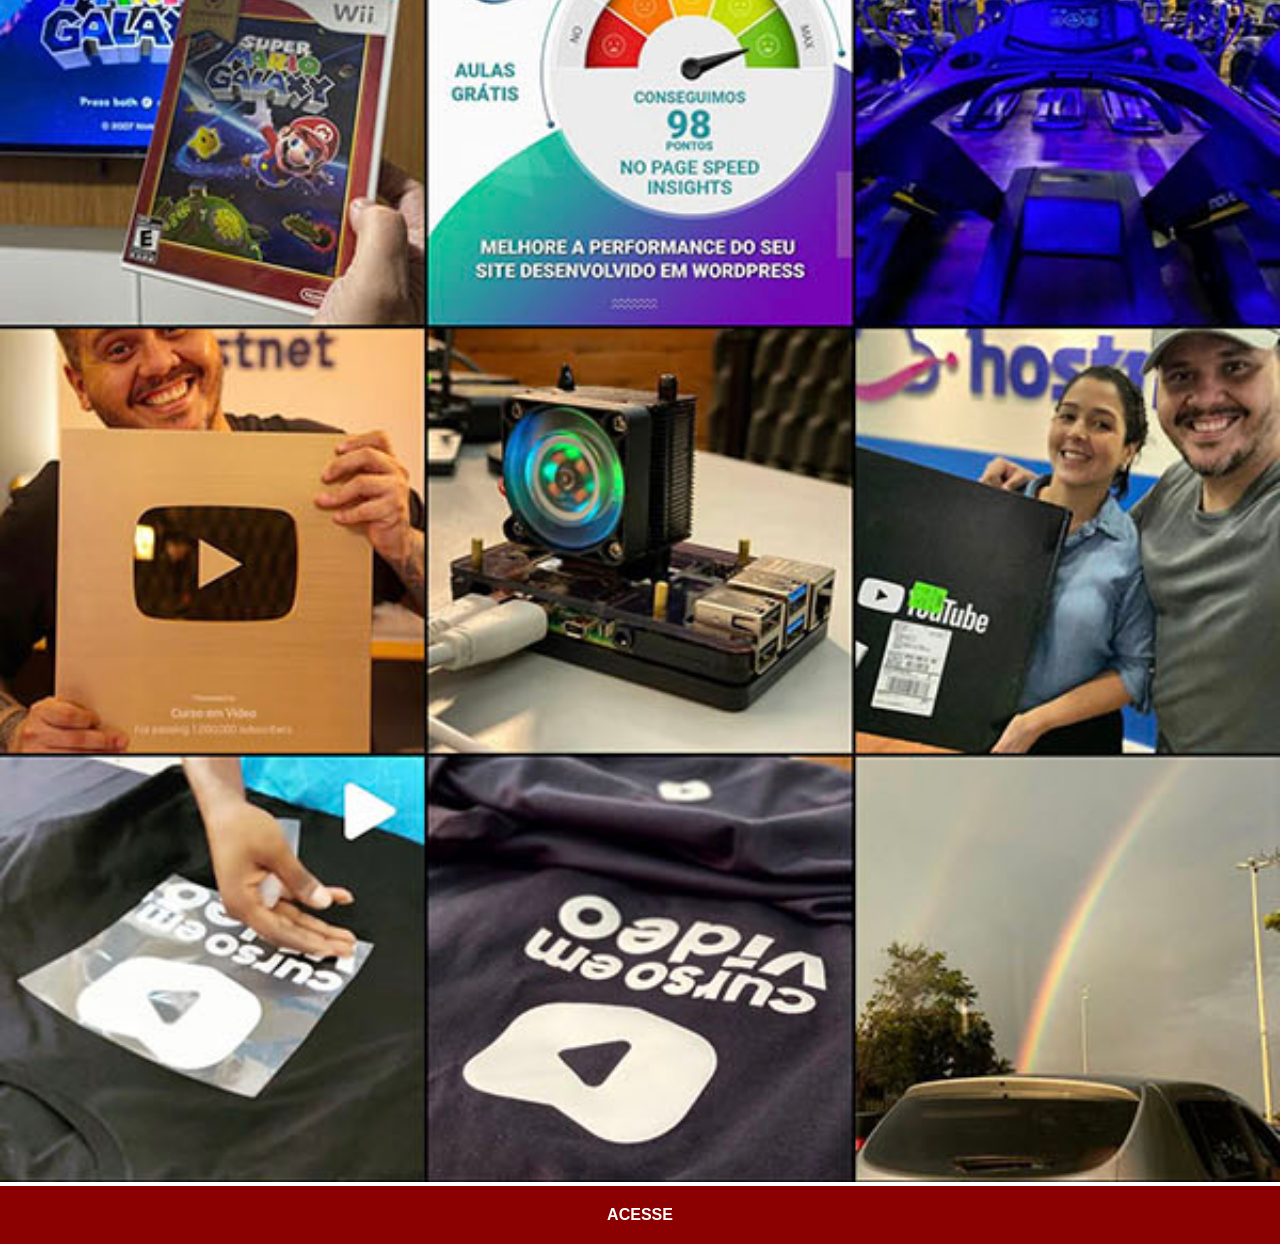
<file: instagram.html>
<!DOCTYPE html>
<html lang="pt-br">
<head>
    <meta charset="UTF-8">
    <meta name="viewport" content="width=device-width, initial-scale=1.0">
    <title>Youtube</title>
    <link rel="stylesheet" href="estilos/social.css">
</head>
<body>
    <img src="imagens/tela-instagram.jpg" alt="Instagram">
    <a href="https://www.instagram.com/gustavoguanabara/" target="_blank">ACESSE</a>
</body>
</html>
</file>
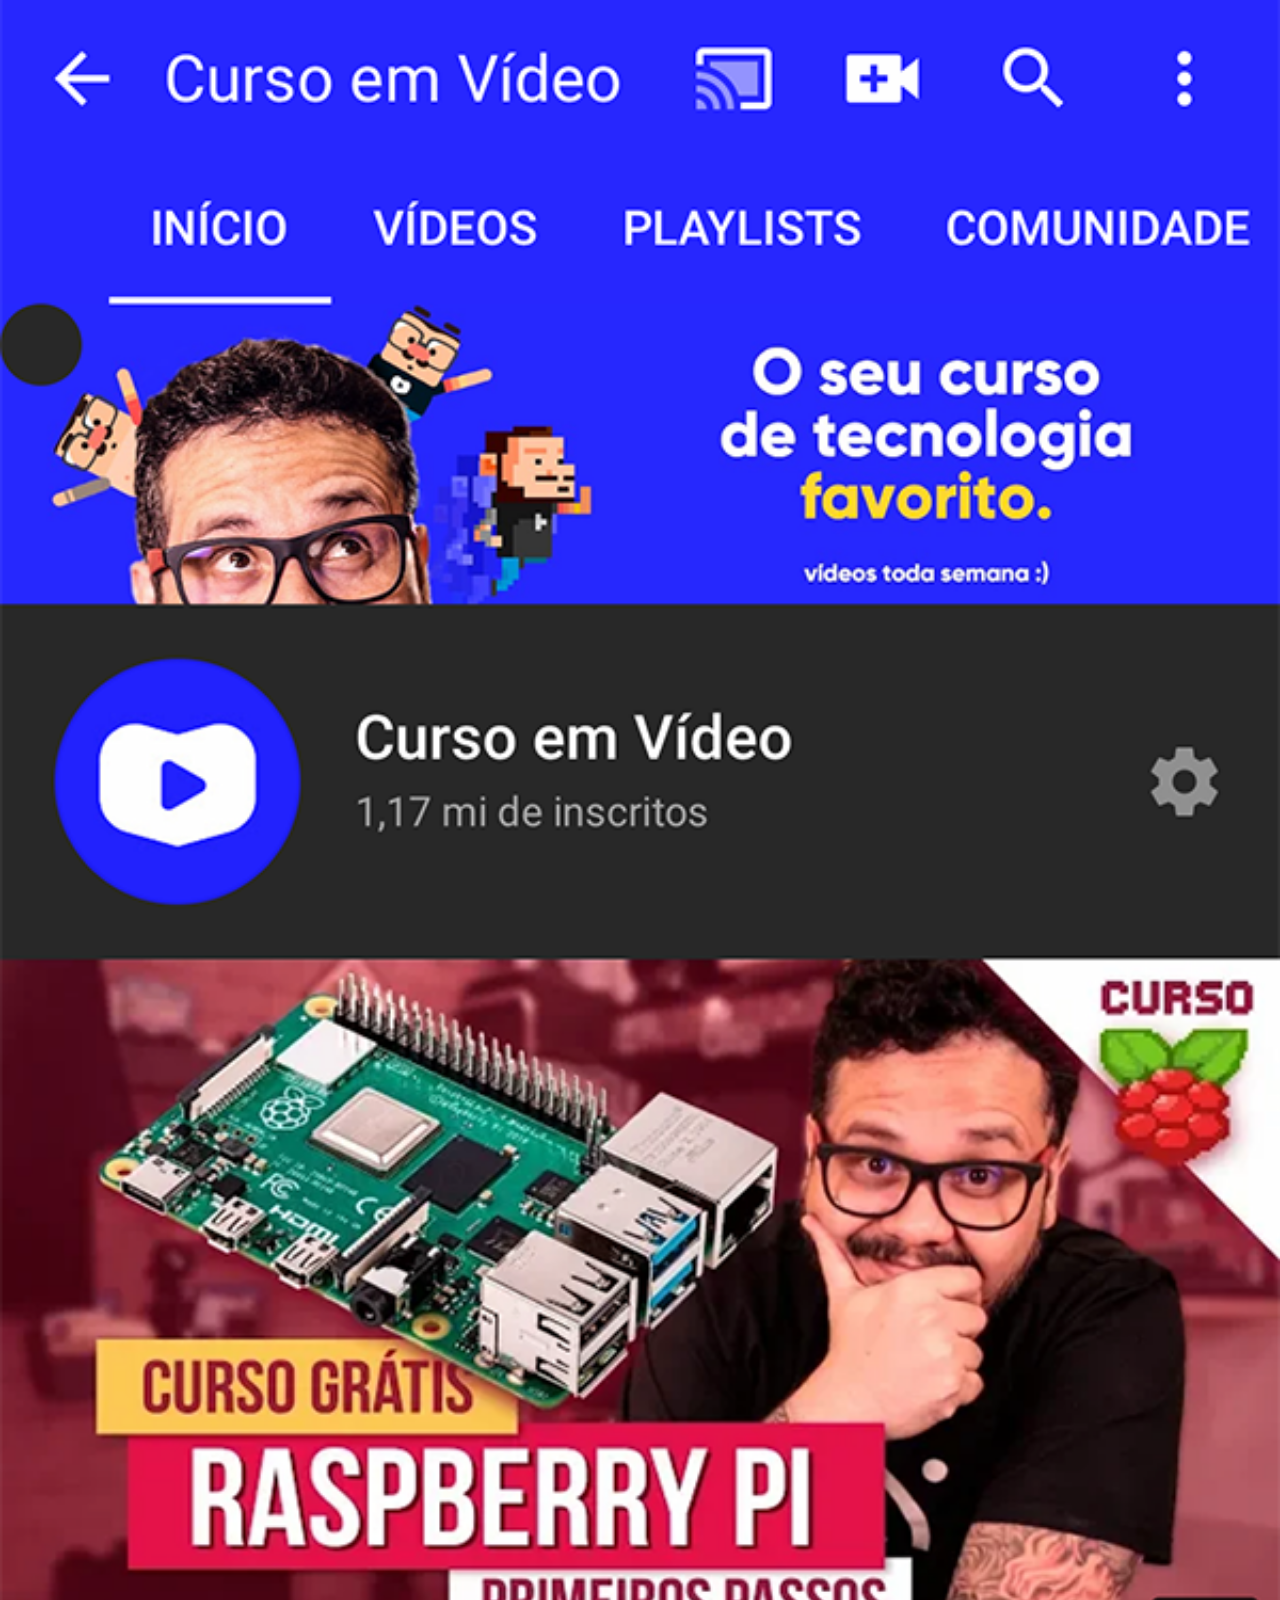
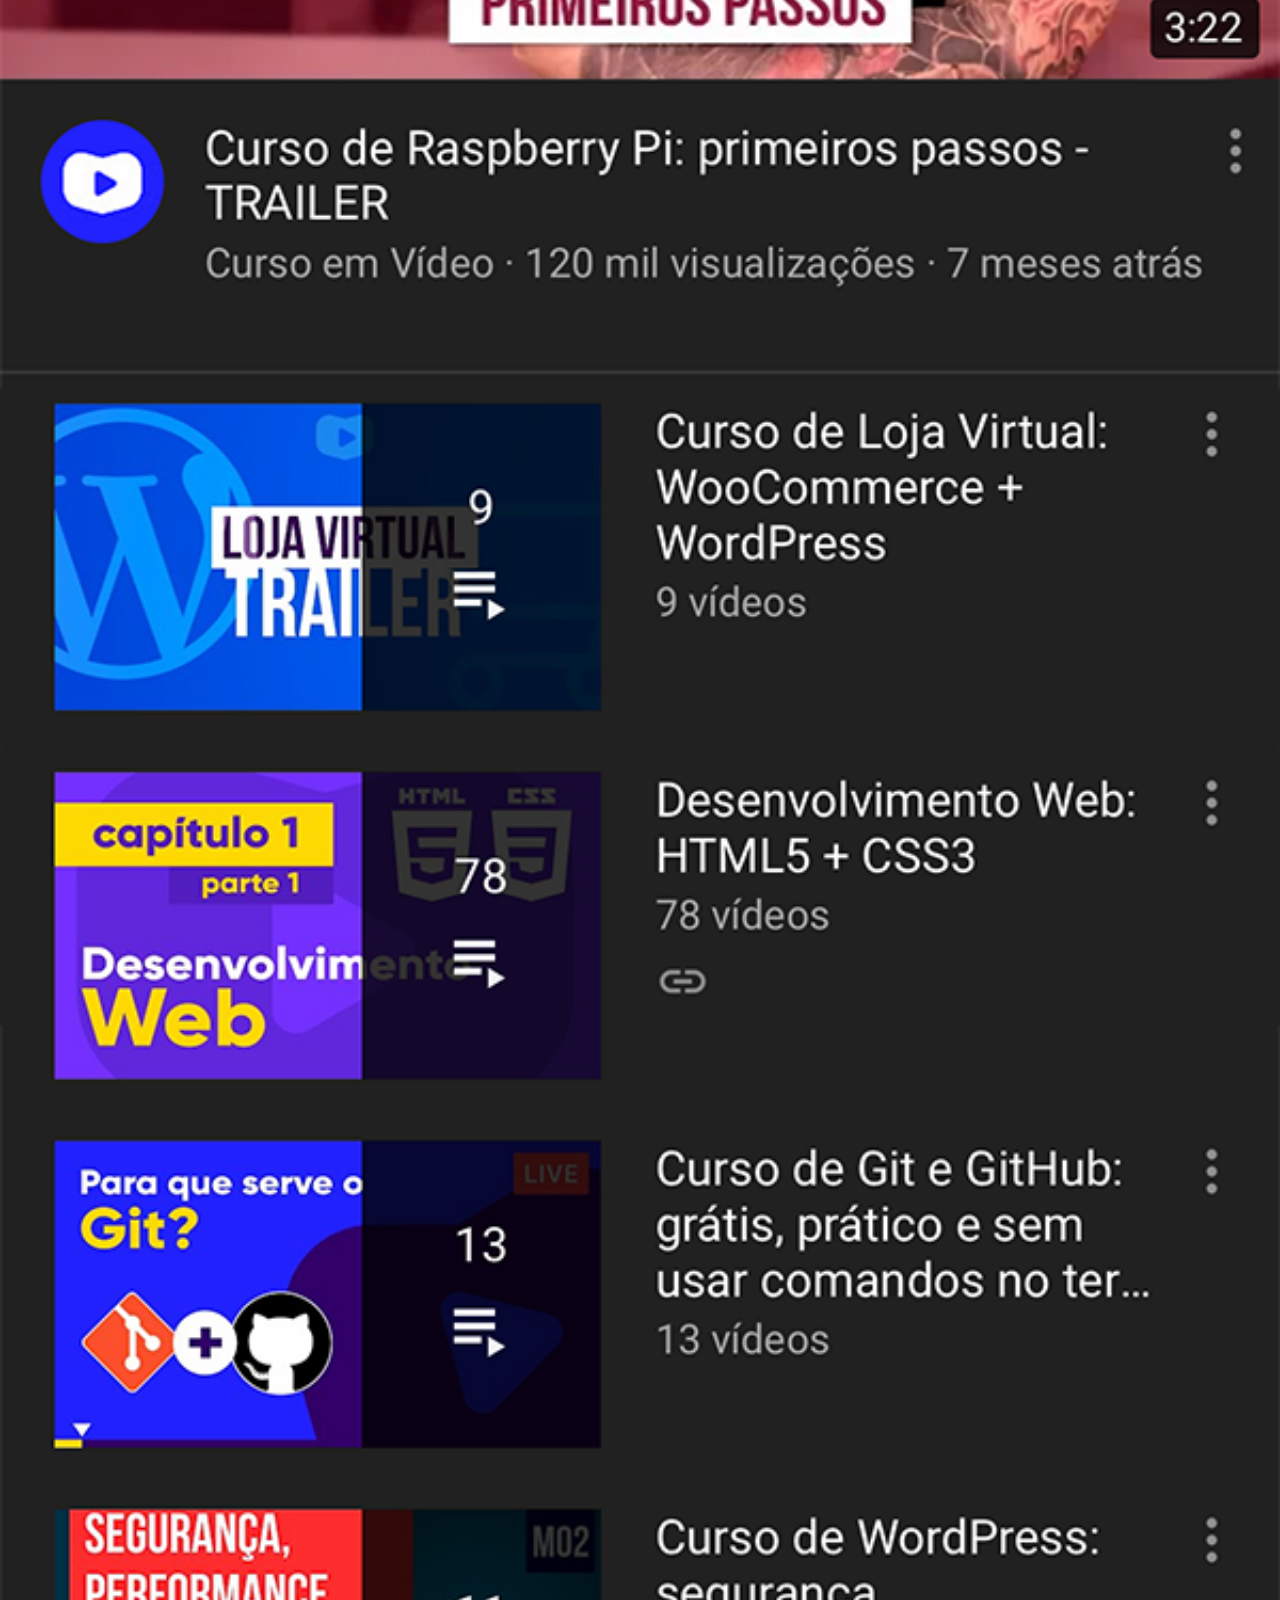
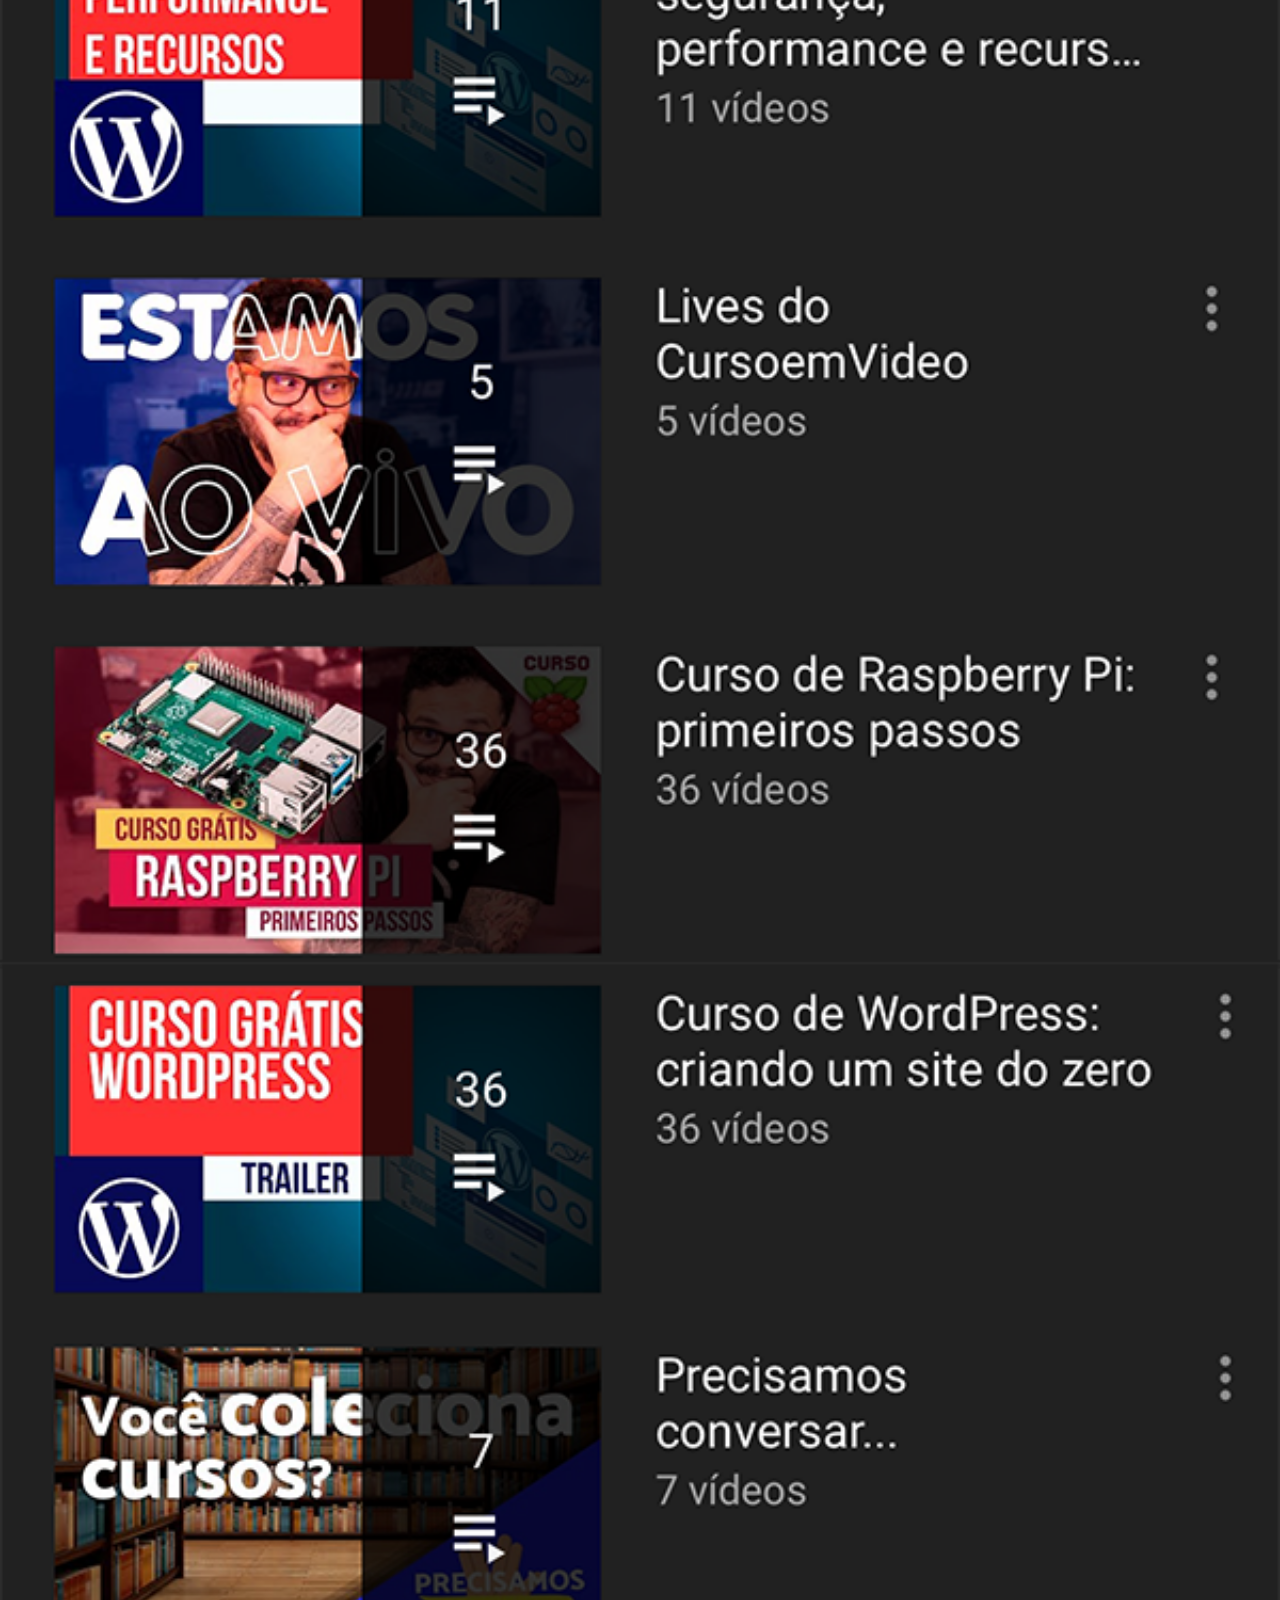
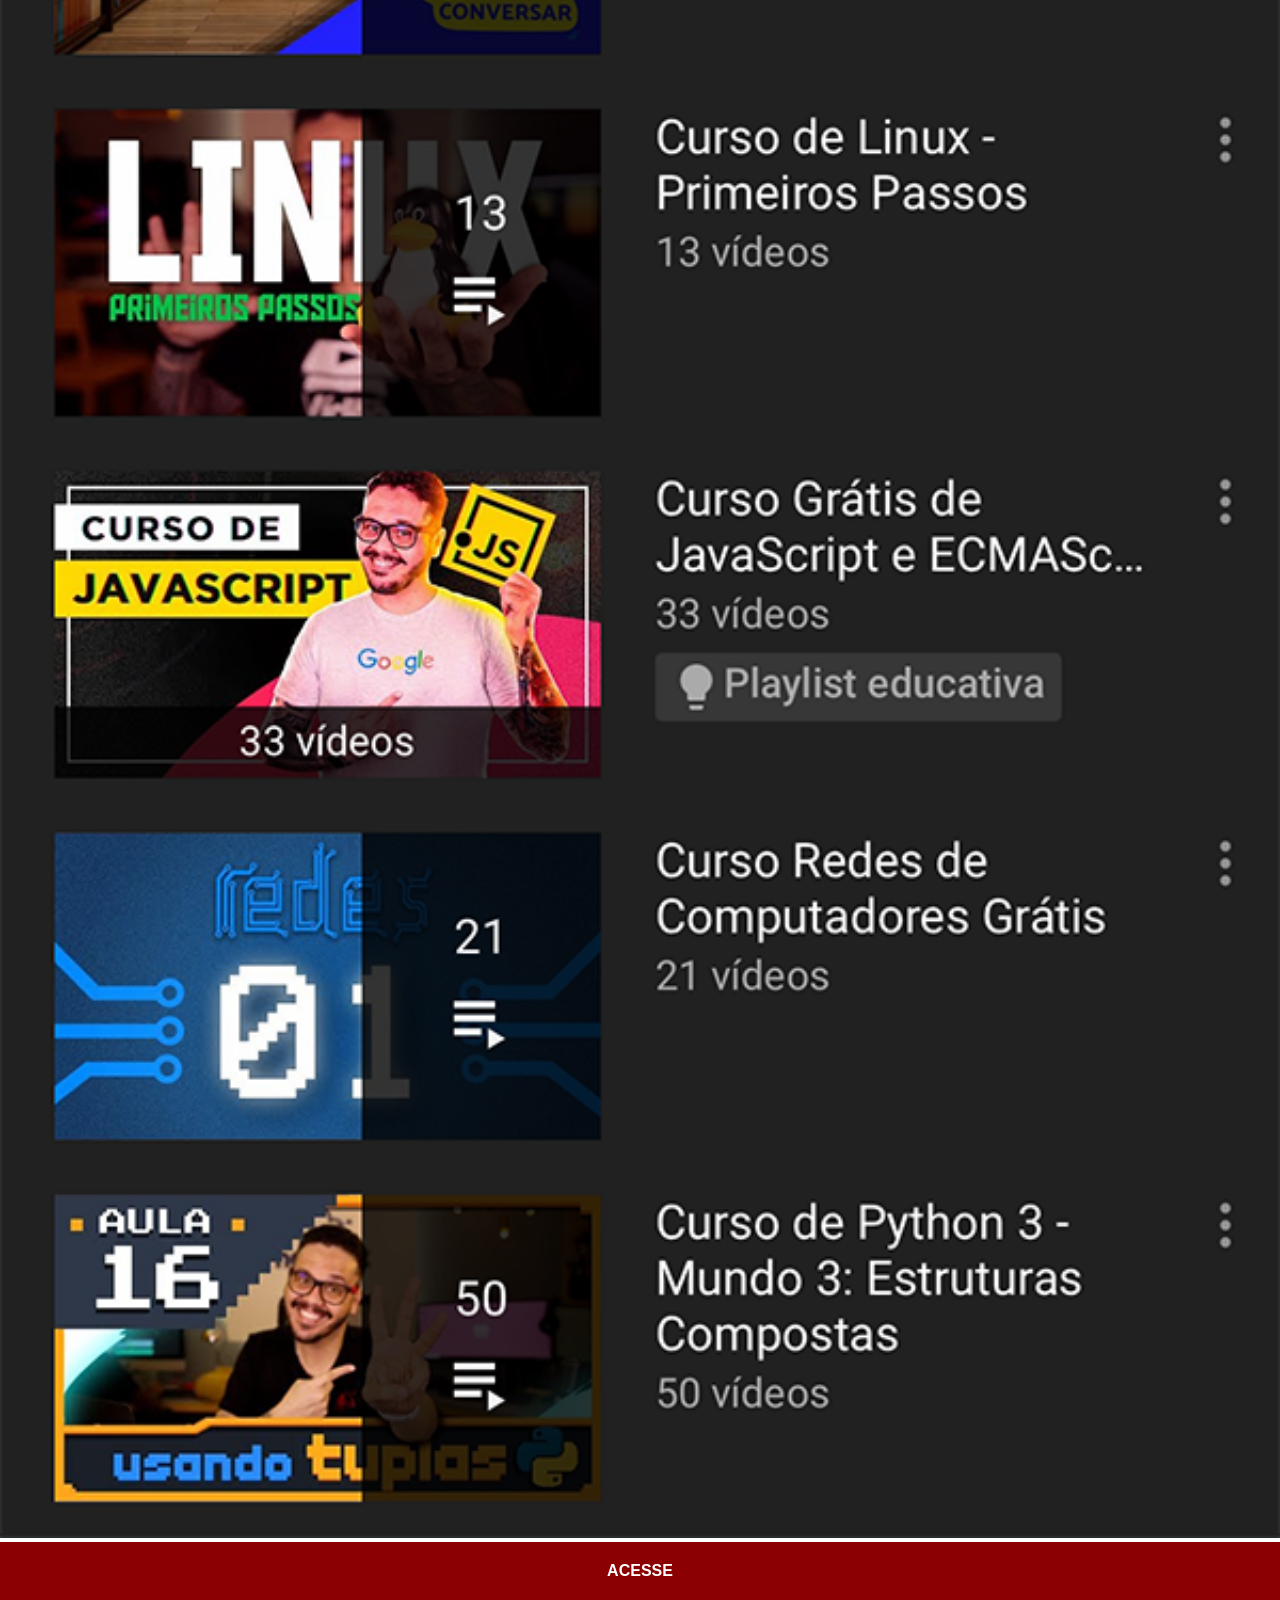
<file: youtube.html>
<!DOCTYPE html>
<html lang="pt-br">
<head>
    <meta charset="UTF-8">
    <meta name="viewport" content="width=device-width, initial-scale=1.0">
    <title>Youtube</title>
    <link rel="stylesheet" href="estilos/social.css">
</head>
<body>
    <img src="imagens/tela-youtube.png" alt="Youtube">
    <a href="https://www.youtube.com/@cursoemvideo/playlists" target="_blank">ACESSE</a>
</body>
</html>
</file>
<file: estilos/style.css>
@charset "UTF-8";

*{
    margin: 0px;
    padding: 0px;
    font-family: Arial, Helvetica, sans-serif;
}

html, body{
    height: 100vh;
    width: 100vw;
    background-color: black;
}
main{
    position: relative;
    height: 100vh;

}
body{
    background: url(../imagens/fundo-madeira.jpg) no-repeat top center;
    background-size: cover;
    background-attachment: fixed;
}

section#telefone{
    position: absolute;
    top: 50%;
    left: 50%;
    transform: translate(-50%, -50%);
    height: 627px;
    width: 311px;
    background-color: blue;
    background: url(../imagens/frame-iphone.png) no-repeat;
}

iframe#tela{
    position: relative;
    top: 80px;
    left: 22px;
    width: 268px;
    height: 472px;
}
section#sociais{
    text-align: right;
}
section#sociais img{
    width: 50px;
    margin: 5px;
    border-radius: 50%;
    box-shadow: 2px 2px 5px rgba(0, 0, 0, 0.526);
    box-sizing: border-box;

}
section#sociais img:hover{
    border: 2px solid rgba(255, 255, 255, 0.378);
    transform: translate(-2px, -2px);
    box-shadow: 5px 5px 10px rgba(0, 0, 0, 0.526);
    transition: transform 0.4s, border 1s;
}
</file>
<file: estilos/social.css>
@charset "UTF-8"; 
    
    
    
    *{
            padding: 0px;
            margin: 0px;
            font-family: Arial, Helvetica, sans-serif;
        }
        ::-webkit-scrollbar{
            width: 0px;
            height: 0px;
        }
        img{
            width: 100vw;


        }
        a{
            display: block;
            background-color: darkred;
            color: white;
            padding: 20px;
            text-align: center;
            font-weight: bolder;
            text-decoration: none;
        }
        a:hover{
            background-color: red;
        }
</file>
